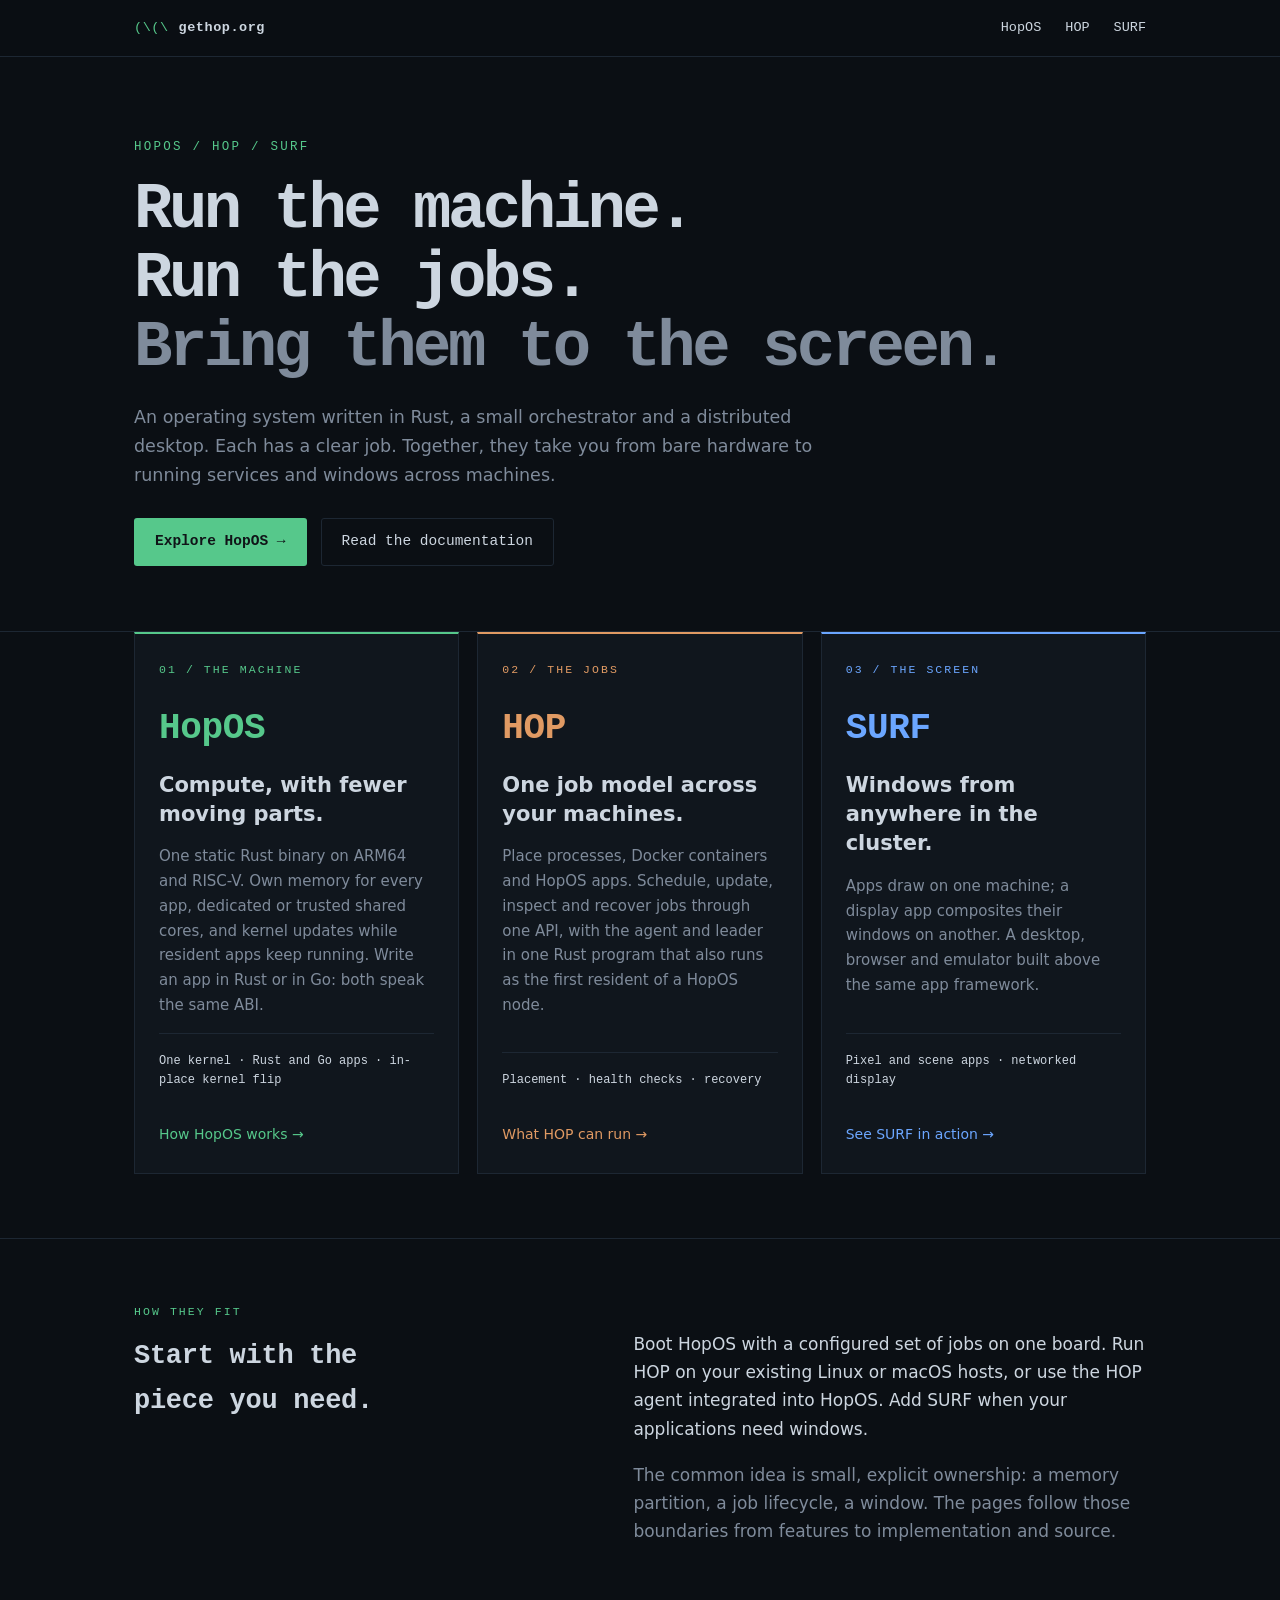
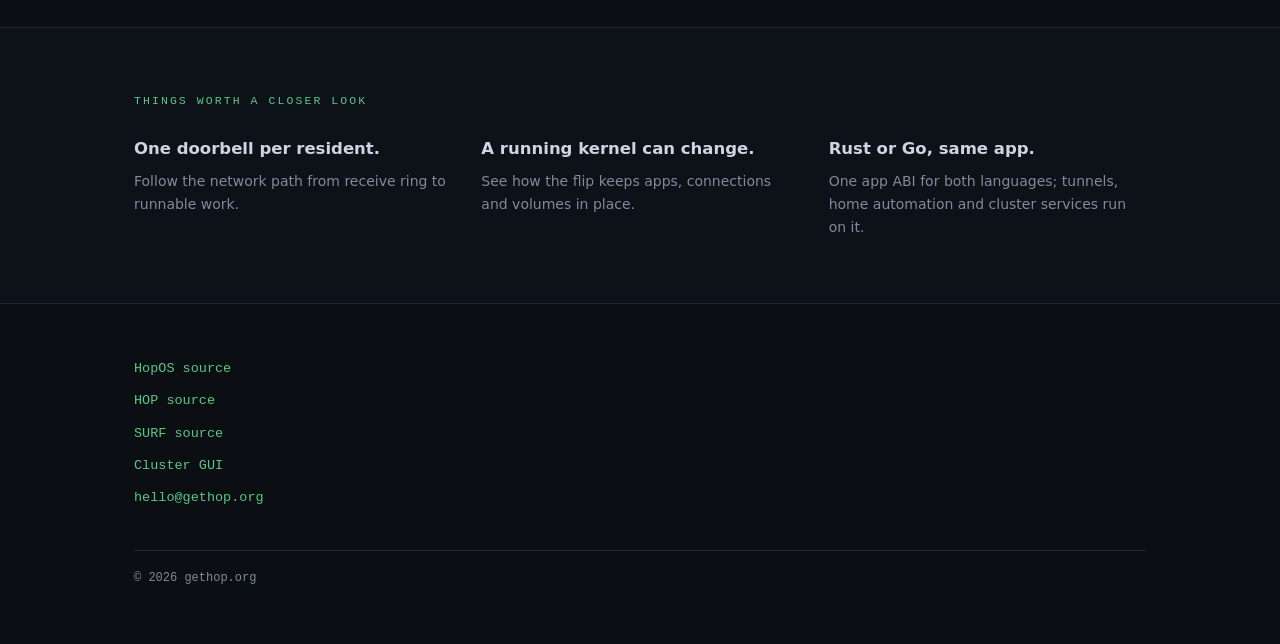
<file: index.html>
<!DOCTYPE html>
<html lang="en">
<head>
<meta charset="utf-8">
<meta name="viewport" content="width=device-width, initial-scale=1">
<title>gethop.org — HopOS · HOP · SURF</title>
<meta name="description" content="Three small things for people who run their own metal: HopOS runs apps directly on hardware with one Rust binary as the OS, HOP orchestrates the cluster, and SURF puts windows from many machines on one screen.">
<meta property="og:title" content="gethop.org — HopOS · HOP · SURF">
<meta property="og:description" content="An operating system written in Rust, a small orchestrator and a distributed desktop. Run the machine, run the jobs, bring them to the screen.">
<meta property="og:url" content="https://gethop.org">
<meta property="og:type" content="website">
<link rel="icon" href="data:image/svg+xml,<svg xmlns=%22http://www.w3.org/2000/svg%22 viewBox=%220 0 100 100%22><text y=%22.9em%22 font-size=%2290%22>🐇</text></svg>">
<link rel="stylesheet" href="/style.css?v=15">
</head>
<body class="pg-hopos home-overview">
<nav class="topbar"><div class="wrap topbar-in"><a class="brand" href="/"><span class="ears">(\(\</span> gethop.org</a><div class="home-nav"><a href="/hopos/">HopOS</a><a href="/hop/">HOP</a><a href="/surf/">SURF</a></div></div></nav>
<main>
<header class="hero"><div class="wrap">
<p class="pg-mark">HopOS / HOP / SURF</p><h1>Run the machine.<br>Run the jobs.<br><span class="home-soft">Bring them to the screen.</span></h1>
<p class="lede">An operating system written in Rust, a small orchestrator and a distributed desktop. Each has a clear job. Together, they take you from bare hardware to running services and windows across machines.</p>
<div class="cta-row"><a class="btn btn-primary" href="/hopos/">Explore HopOS →</a><a class="btn btn-ghost" href="/hopos/docs/">Read the documentation</a></div>
</div></header>
<section class="home-products"><div class="wrap family-cards">
<a class="family-card card-os" href="/hopos/"><span class="section-kicker">01 / The machine</span><h2>HopOS</h2><h3>Compute, with fewer moving parts.</h3><p>One static Rust binary on ARM64 and RISC-V. Own memory for every app, dedicated or trusted shared cores, and kernel updates while resident apps keep running. Write an app in Rust or in Go: both speak the same ABI.</p><span class="card-detail">One kernel · Rust and Go apps · in-place kernel flip</span><span class="go">How HopOS works →</span></a>
<a class="family-card card-hop" href="/hop/"><span class="section-kicker">02 / The jobs</span><h2>HOP</h2><h3>One job model across your machines.</h3><p>Place processes, Docker containers and HopOS apps. Schedule, update, inspect and recover jobs through one API, with the agent and leader in one Rust program that also runs as the first resident of a HopOS node.</p><span class="card-detail">Placement · health checks · recovery</span><span class="go">What HOP can run →</span></a>
<a class="family-card card-surf" href="/surf/"><span class="section-kicker">03 / The screen</span><h2>SURF</h2><h3>Windows from anywhere in the cluster.</h3><p>Apps draw on one machine; a display app composites their windows on another. A desktop, browser and emulator built above the same app framework.</p><span class="card-detail">Pixel and scene apps · networked display</span><span class="go">See SURF in action →</span></a>
</div></section>
<section><div class="wrap intro-grid"><div><p class="section-kicker">How they fit</p><h2>Start with the piece you need.</h2></div><div class="intro-copy"><p>Boot HopOS with a configured set of jobs on one board. Run HOP on your existing Linux or macOS hosts, or use the HOP agent integrated into HopOS. Add SURF when your applications need windows.</p><p>The common idea is small, explicit ownership: a memory partition, a job lifecycle, a window. The pages follow those boundaries from features to implementation and source.</p></div></div></section>
<section class="home-proof"><div class="wrap"><p class="section-kicker">Things worth a closer look</p><div class="proof-links">
<a href="/hopos/#architecture"><b>One doorbell per resident.</b><span>Follow the network path from receive ring to runnable work.</span></a>
<a href="/hopos/#different"><b>A running kernel can change.</b><span>See how the flip keeps apps, connections and volumes in place.</span></a>
<a href="/hopos/#apps"><b>Rust or Go, same app.</b><span>One app ABI for both languages; tunnels, home automation and cluster services run on it.</span></a>
</div></div></section>
</main>
<footer><div class="wrap foot-links"><a href="https://github.com/hop-os/HopOS">HopOS source</a><a href="https://github.com/hop-os/hop">HOP source</a><a href="https://github.com/hop-os/HopOS-surf">SURF source</a><a href="https://gui.gethop.org">Cluster GUI</a><a href="mailto:hello@gethop.org">hello@gethop.org</a></div><div class="wrap"><p class="foot-copy">© 2026 gethop.org</p></div></footer>
</body></html>
</file>
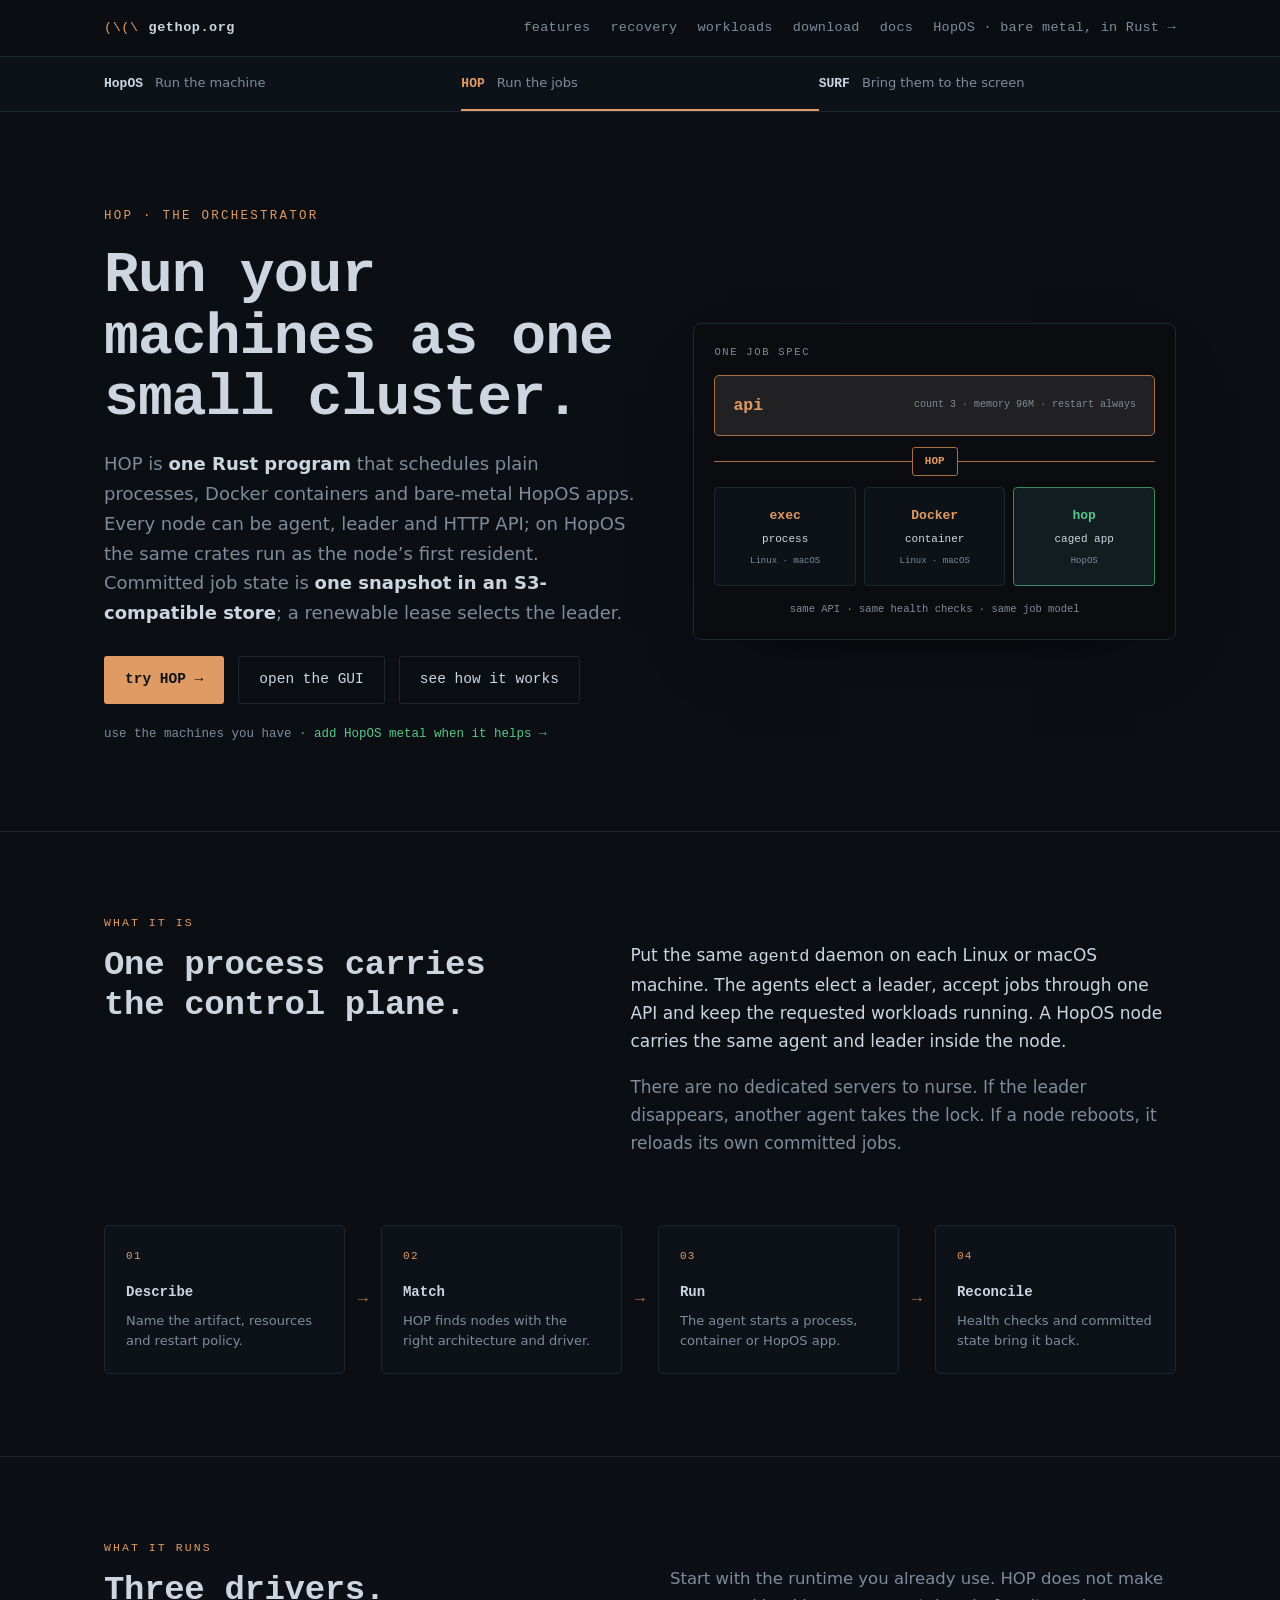
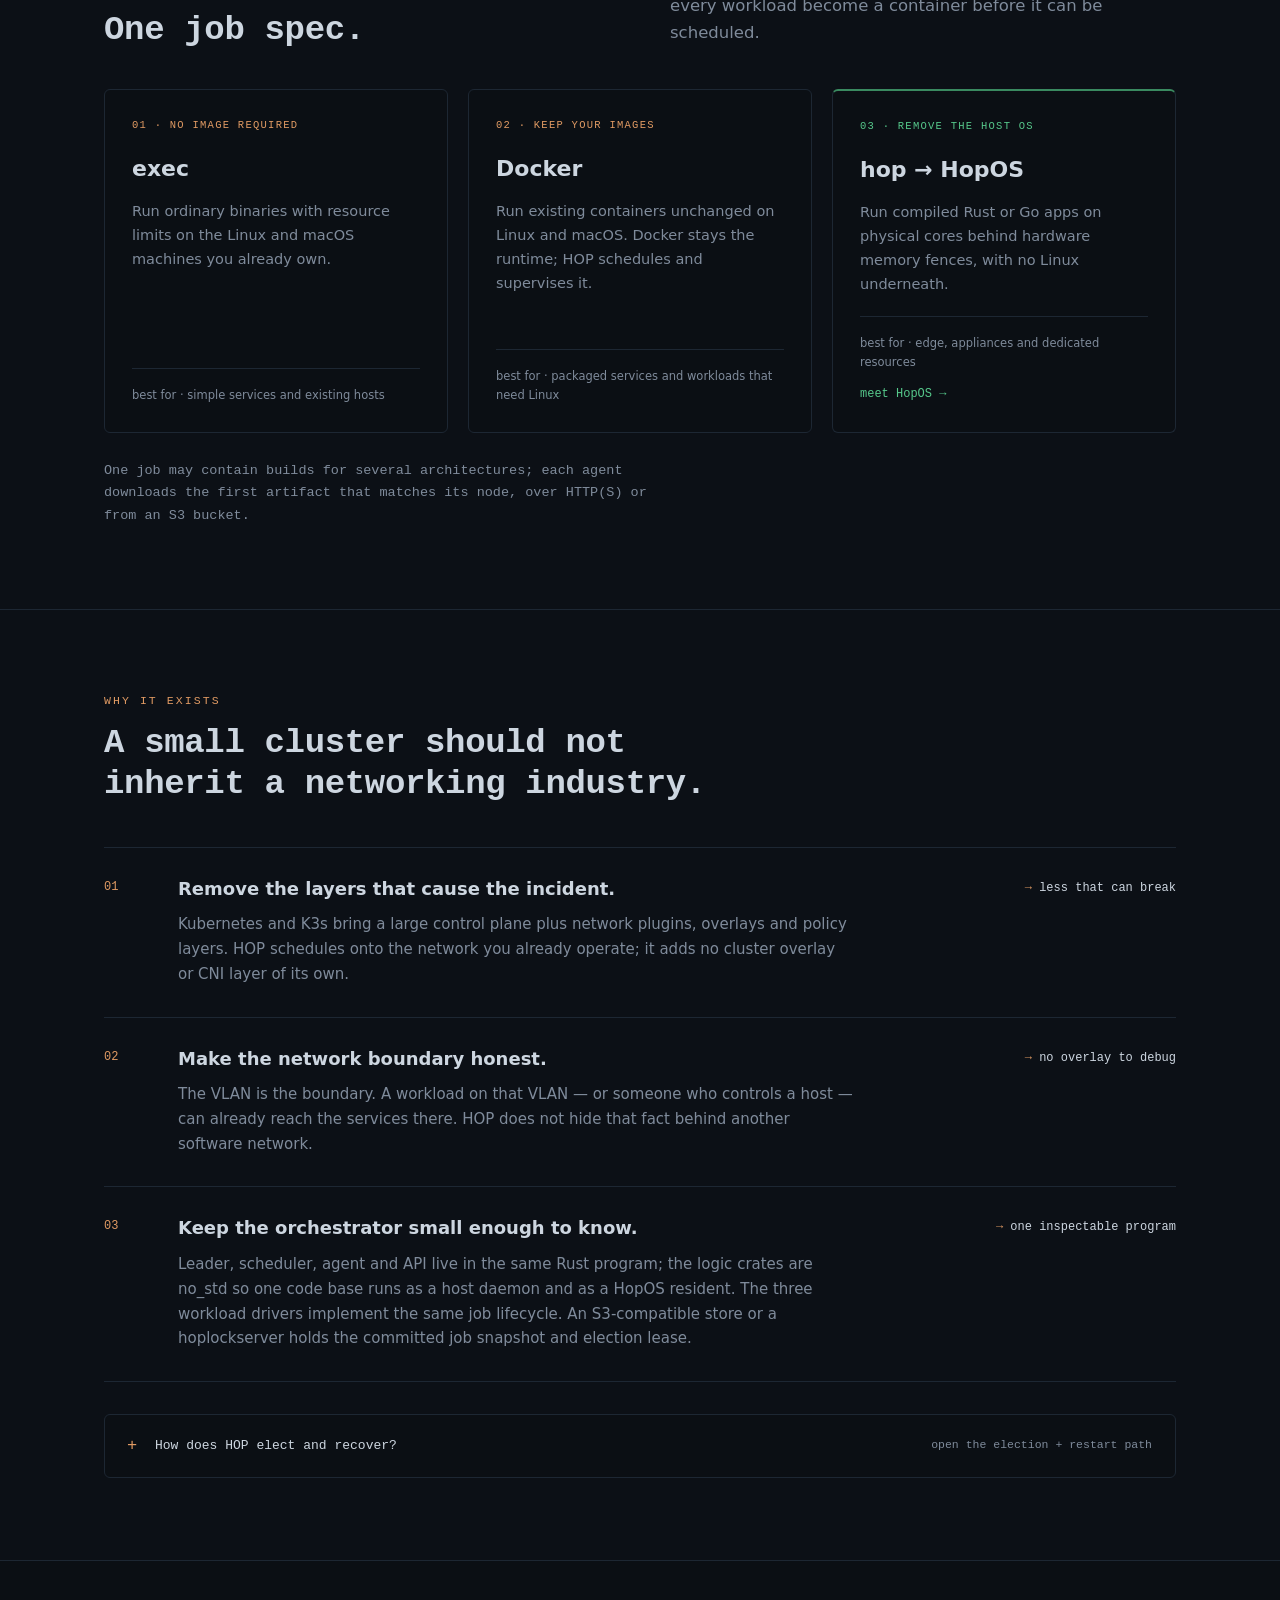
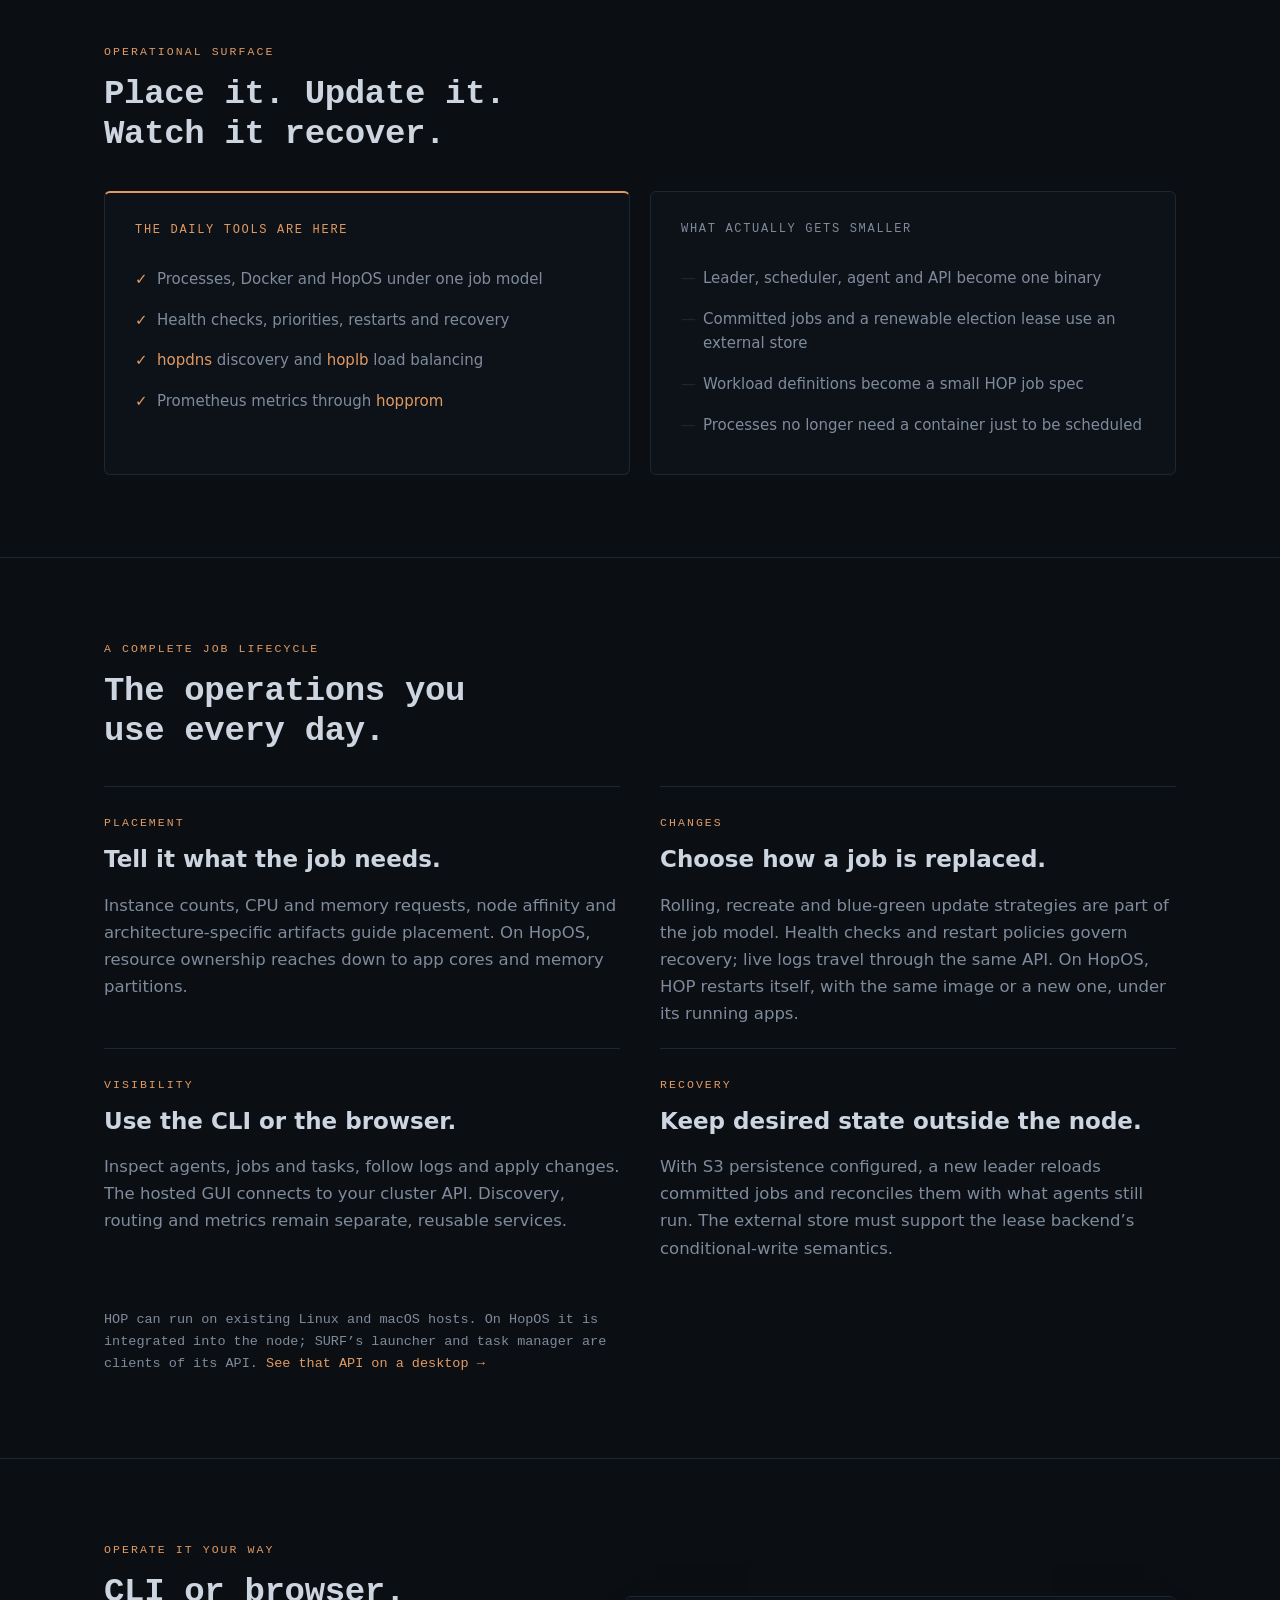
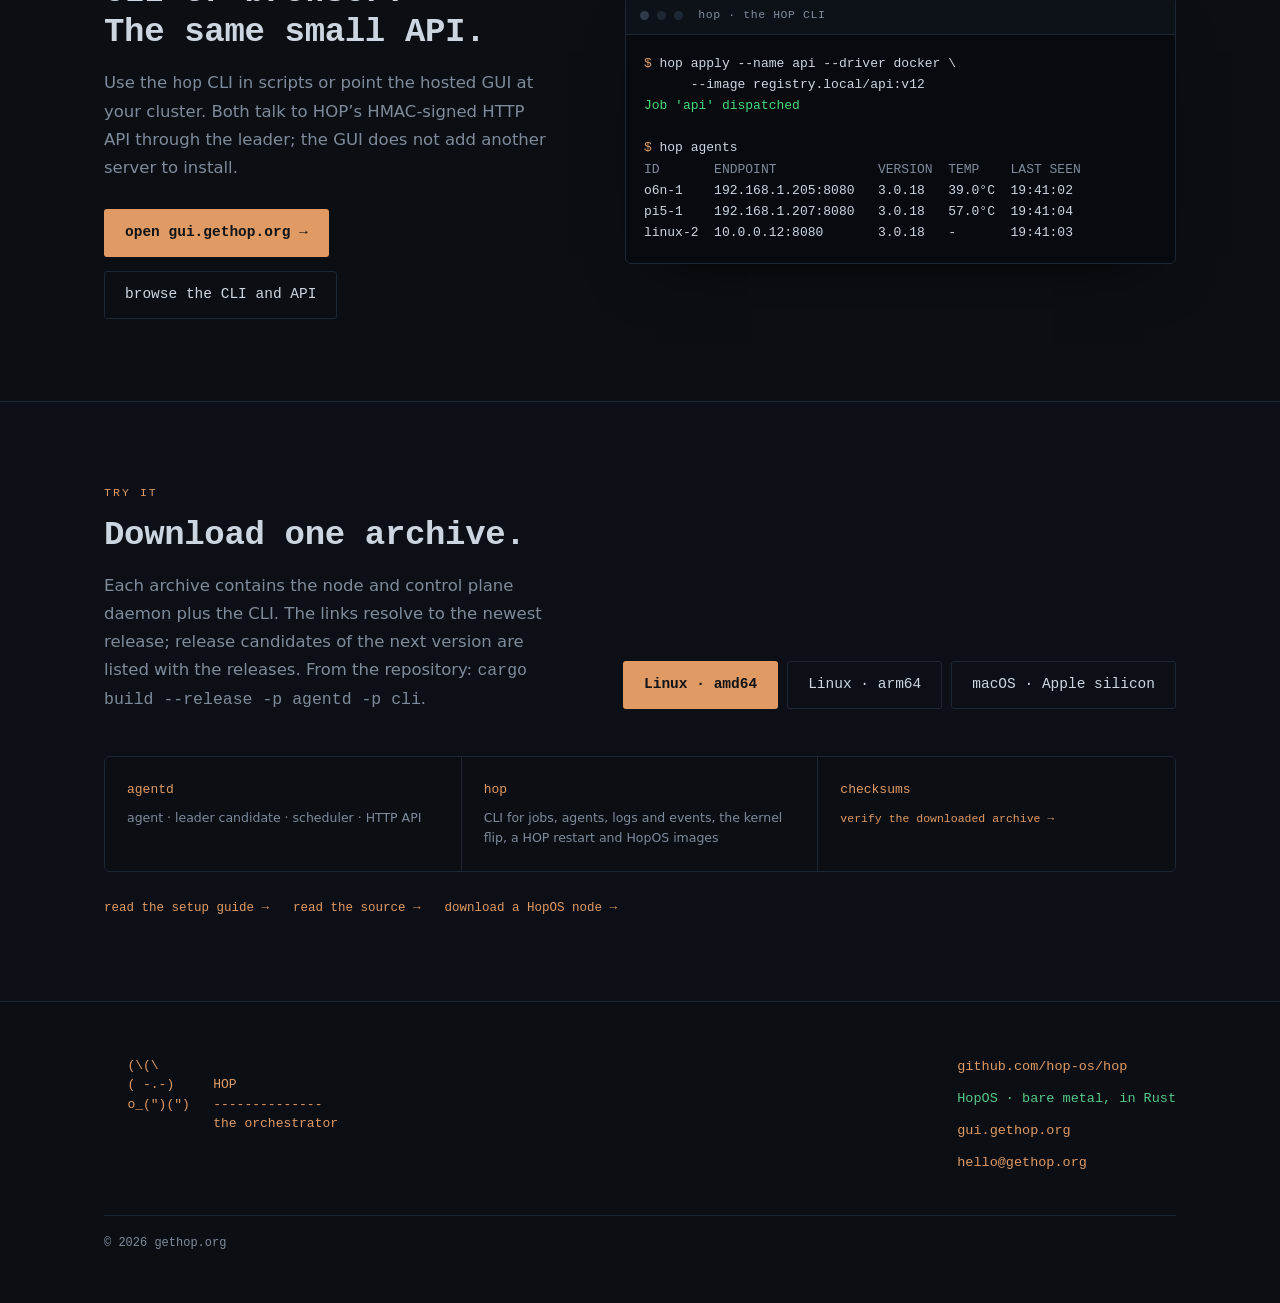
<file: hop/index.html>
<!DOCTYPE html>
<html lang="en">
<head>
<meta charset="utf-8">
<meta name="viewport" content="width=device-width, initial-scale=1">
<title>HOP — a small orchestrator for the machines you already have</title>
<meta name="description" content="HOP turns Linux, macOS and HopOS machines into one small cluster. One Rust program schedules processes, Docker containers and bare-metal HopOS apps, with state in S3 or a hoplockserver.">
<meta property="og:title" content="HOP — the small orchestrator">
<meta property="og:description" content="One Rust program. Three workload types. A committed job snapshot and renewable election lease.">
<meta property="og:url" content="https://gethop.org/hop/">
<meta property="og:type" content="website">
<link rel="icon" href="data:image/svg+xml,<svg xmlns=%22http://www.w3.org/2000/svg%22 viewBox=%220 0 100 100%22><text y=%22.9em%22 font-size=%2290%22>🐇</text></svg>">
<link rel="stylesheet" href="/style.css?v=15">
</head>
<body class="pg-hop hop-overview">

<nav class="topbar">
  <div class="wrap topbar-in">
    <a class="brand" href="/"><span class="ears">(\(\</span> gethop.org</a>
    <input type="checkbox" id="menu" class="menu-box">
    <label for="menu" class="menu-btn" aria-label="menu">≡</label>
    <div class="topnav">
      <a href="#features">features</a>
      <a href="#recovery">recovery</a>
      <a href="#workloads">workloads</a>
      <a href="#download">download</a>
      <a href="/hop/docs/">docs</a>
      <a class="other-hopos" href="/hopos/">HopOS · bare metal, in Rust →</a>
    </div>
  </div>
</nav>

<div class="family-nav"><div class="wrap"><a href="/hopos/"><b>HopOS</b><span>Run the machine</span></a><a href="/hop/" aria-current="page"><b>HOP</b><span>Run the jobs</span></a><a href="/surf/"><b>SURF</b><span>Bring them to the screen</span></a></div></div>

<header class="hero hop-hero">
  <div class="wrap hero-grid">
    <div>
      <p class="pg-mark">HOP · the orchestrator</p>
      <h1>Run your machines as one small cluster.</h1>
      <p class="lede">HOP is <strong>one Rust program</strong> that schedules plain processes, Docker containers and bare-metal HopOS apps. Every node can be agent, leader and HTTP API; on HopOS the same crates run as the node’s first resident. Committed job state is <strong>one snapshot in an S3-compatible store</strong>; a renewable lease selects the leader.</p>
      <div class="cta-row">
        <a class="btn btn-primary" href="#download">try HOP →</a>
        <a class="btn btn-ghost" href="https://gui.gethop.org">open the GUI</a>
        <a class="btn btn-ghost" href="#what">see how it works</a>
      </div>
      <p class="cross">use the machines you have · <a class="to-hopos" href="/hopos/">add HopOS metal when it helps →</a></p>
    </div>

    <div class="hop-map" role="img" aria-label="One HOP job spec can run as a process, Docker container or HopOS app">
      <div class="hop-map-label">one job spec</div>
      <div class="job-spec">
        <span>api</span>
        <small>count 3 · memory 96M · restart always</small>
      </div>
      <div class="hop-map-line" aria-hidden="true"><i></i><b>HOP</b><i></i></div>
      <div class="hop-targets">
        <div><strong>exec</strong><span>process</span><small>Linux · macOS</small></div>
        <div><strong>Docker</strong><span>container</span><small>Linux · macOS</small></div>
        <div><strong>hop</strong><span>caged app</span><small>HopOS</small></div>
      </div>
      <p>same API · same health checks · same job model</p>
    </div>
  </div>

</header>

<main>
  <section id="what">
    <div class="wrap intro-grid">
      <div>
        <p class="section-kicker">What it is</p>
        <h2>One process carries the control plane.</h2>
      </div>
      <div class="intro-copy">
        <p>Put the same <code>agentd</code> daemon on each Linux or macOS machine. The agents elect a leader, accept jobs through one API and keep the requested workloads running. A HopOS node carries the same agent and leader inside the node.</p>
        <p>There are no dedicated servers to nurse. If the leader disappears, another agent takes the lock. If a node reboots, it reloads its own committed jobs.</p>
      </div>
    </div>

    <div class="wrap flow" aria-label="How HOP runs a job">
      <div><span>01</span><b>Describe</b><p>Name the artifact, resources and restart policy.</p></div>
      <i aria-hidden="true">→</i>
      <div><span>02</span><b>Match</b><p>HOP finds nodes with the right architecture and driver.</p></div>
      <i aria-hidden="true">→</i>
      <div><span>03</span><b>Run</b><p>The agent starts a process, container or HopOS app.</p></div>
      <i aria-hidden="true">→</i>
      <div><span>04</span><b>Reconcile</b><p>Health checks and committed state bring it back.</p></div>
    </div>
  </section>

  <section id="workloads" class="workload-section">
    <div class="wrap">
      <div class="workload-intro">
        <div>
          <p class="section-kicker">What it runs</p>
          <h2>Three drivers. One job spec.</h2>
        </div>
        <p>Start with the runtime you already use. HOP does not make every workload become a container before it can be scheduled.</p>
      </div>
      <div class="driver-grid">
        <article>
          <span>01 · no image required</span>
          <h3>exec</h3>
          <p>Run ordinary binaries with resource limits on the Linux and macOS machines you already own.</p>
          <small>best for · simple services and existing hosts</small>
        </article>
        <article>
          <span>02 · keep your images</span>
          <h3>Docker</h3>
          <p>Run existing containers unchanged on Linux and macOS. Docker stays the runtime; HOP schedules and supervises it.</p>
          <small>best for · packaged services and workloads that need Linux</small>
        </article>
        <article class="driver-hopos">
          <span>03 · remove the host OS</span>
          <h3>hop → HopOS</h3>
          <p>Run compiled Rust or Go apps on physical cores behind hardware memory fences, with no Linux underneath.</p>
          <small>best for · edge, appliances and dedicated resources</small>
          <a href="/hopos/">meet HopOS →</a>
        </article>
      </div>
      <p class="deep-link">One job may contain builds for several architectures; each agent downloads the first artifact that matches its node, over HTTP(S) or from an S3 bucket.</p>
    </div>
  </section>

  <section id="different" class="different-section">
    <div class="wrap">
      <p class="section-kicker">Why it exists</p>
      <h2>A small cluster should not inherit a networking industry.</h2>
      <div class="difference-list">
        <article>
          <span class="difference-no">01</span>
          <div>
            <h3>Remove the layers that cause the incident.</h3>
            <p>Kubernetes and K3s bring a large control plane plus network plugins, overlays and policy layers. HOP schedules onto the network you already operate; it adds no cluster overlay or CNI layer of its own.</p>
          </div>
          <p class="difference-result">less that can break</p>
        </article>
        <article>
          <span class="difference-no">02</span>
          <div>
            <h3>Make the network boundary honest.</h3>
            <p>The VLAN is the boundary. A workload on that VLAN — or someone who controls a host — can already reach the services there. HOP does not hide that fact behind another software network.</p>
          </div>
          <p class="difference-result">no overlay to debug</p>
        </article>
        <article>
          <span class="difference-no">03</span>
          <div>
            <h3>Keep the orchestrator small enough to know.</h3>
            <p>Leader, scheduler, agent and API live in the same Rust program; the logic crates are no_std so one code base runs as a host daemon and as a HopOS resident. The three workload drivers implement the same job lifecycle. An S3-compatible store or a hoplockserver holds the committed job snapshot and election lease.</p>
          </div>
          <p class="difference-result">one inspectable program</p>
        </article>
      </div>

      <details id="recovery" class="architecture-details recovery-details">
        <summary>How does HOP elect and recover? <span>open the election + restart path</span></summary>
        <div class="architecture-body">
          <p class="architecture-lede">Every agent is already a leader candidate. Election is one small lease; recovery is reading the desired state and starting only what is missing.</p>

          <div class="recovery-flow" aria-label="A free or expired lease gets one conditional-write winner, which becomes leader and restores the desired state">
            <span>free / expired lease</span><i>→</i><span>conditional write</span><i>→</i><b>one winner</b><i>→</i><span>restore desired state</span>
          </div>

          <div class="architecture-copy recovery-copy">
            <article>
              <h3>One renewable lease</h3>
              <p>The leader renews a small blob in an S3-compatible store or hoplockserver. The store is the referee; HOP does not run a separate election quorum.</p>
            </article>
            <article>
              <h3>One conditional winner</h3>
              <p>At boot an agent tries immediately. After a live leader disappears, agents wait for lease expiry and then race the same conditional write. Exactly one succeeds.</p>
            </article>
            <article>
              <h3>No new control plane to boot</h3>
              <p>The winning agent enables the leader role inside its existing process, loads the committed snapshot and opens the leader API.</p>
            </article>
            <article>
              <h3>Reconcile, do not replay</h3>
              <p>A new leader first lets agents register what they still run. HOP compares that with desired state and dispatches only missing instances, so a takeover does not duplicate healthy jobs.</p>
            </article>
          </div>

          <div class="recovery-measure">
            <strong>17.3 s</strong>
            <div>
              <h3>power back → 126 jobs running again</h3>
              <p>Measured on the 128-core Ampere Altra with the previous generation of HopOS and HOP. This is the complete cold path — firmware, HopOS, HOP recovery and app start — not the lease timeout of a live leader failover. A figure for the Rust generation has not been measured yet.</p>
            </div>
          </div>

          <p class="architecture-doc-link"><a href="/hop/docs/#README:een-cluster-van-hopos-nodes">Read the full election and state design →</a></p>
        </div>
      </details>
    </div>
  </section>

  <section id="compare">
    <div class="wrap">
      <p class="section-kicker">Operational surface</p>
      <h2>Place it. Update it. Watch it recover.</h2>
      <div class="fit-grid">
        <div class="fit-card fit-yes">
          <p class="fit-label">The daily tools are here</p>
          <ul>
            <li>Processes, Docker and HopOS under one job model</li>
            <li>Health checks, priorities, restarts and recovery</li>
            <li><a href="https://github.com/hop-os/hop/tree/main/apps/hopdns">hopdns</a> discovery and <a href="https://github.com/hop-os/hop/tree/main/apps/hoplb">hoplb</a> load balancing</li>
            <li>Prometheus metrics through <a href="https://github.com/hop-os/hop/tree/main/apps/hopprom">hopprom</a></li>
          </ul>
        </div>
        <div class="fit-card">
          <p class="fit-label">What actually gets smaller</p>
          <ul>
            <li>Leader, scheduler, agent and API become one binary</li>
            <li>Committed jobs and a renewable election lease use an external store</li>
            <li>Workload definitions become a small HOP job spec</li>
            <li>Processes no longer need a container just to be scheduled</li>
          </ul>
        </div>
      </div>
    </div>
  </section>

  <section id="features"><div class="wrap"><p class="section-kicker">A complete job lifecycle</p><h2>The operations you use every day.</h2><div class="capability-grid"><article><p class="section-kicker">Placement</p><h3>Tell it what the job needs.</h3><p>Instance counts, CPU and memory requests, node affinity and architecture-specific artifacts guide placement. On HopOS, resource ownership reaches down to app cores and memory partitions.</p></article><article><p class="section-kicker">Changes</p><h3>Choose how a job is replaced.</h3><p>Rolling, recreate and blue-green update strategies are part of the job model. Health checks and restart policies govern recovery; live logs travel through the same API. On HopOS, HOP restarts itself, with the same image or a new one, under its running apps.</p></article><article><p class="section-kicker">Visibility</p><h3>Use the CLI or the browser.</h3><p>Inspect agents, jobs and tasks, follow logs and apply changes. The hosted GUI connects to your cluster API. Discovery, routing and metrics remain separate, reusable services.</p></article><article><p class="section-kicker">Recovery</p><h3>Keep desired state outside the node.</h3><p>With S3 persistence configured, a new leader reloads committed jobs and reconciles them with what agents still run. The external store must support the lease backend’s conditional-write semantics.</p></article></div><p class="deep-link">HOP can run on existing Linux and macOS hosts. On HopOS it is integrated into the node; SURF’s launcher and task manager are clients of its API. <a href="/surf/">See that API on a desktop →</a></p></div></section>
  <section id="operate">
    <div class="wrap operate-grid">
      <div>
        <p class="section-kicker">Operate it your way</p>
        <h2>CLI or browser. The same small API.</h2>
        <p class="section-lede">Use the <code>hop</code> CLI in scripts or point the hosted GUI at your cluster. Both talk to HOP’s HMAC-signed HTTP API through the leader; the GUI does not add another server to install.</p>
        <div class="cta-row">
          <a class="btn btn-primary" href="https://gui.gethop.org">open gui.gethop.org →</a>
          <a class="btn btn-ghost" href="/hop/docs/">browse the CLI and API</a>
        </div>
      </div>
      <div class="term term-cli">
        <div class="term-bar"><span class="dot"></span><span class="dot"></span><span class="dot"></span>&nbsp;hop · the HOP CLI</div>
        <pre><span class="ps">$</span> hop apply --name api --driver docker \
      --image registry.local/api:v12
<span class="out">Job 'api' dispatched</span>

<span class="ps">$</span> hop agents
<span class="cmt">ID       ENDPOINT             VERSION  TEMP    LAST SEEN</span>
o6n-1    192.168.1.205:8080   3.0.18   39.0°C  19:41:02
pi5-1    192.168.1.207:8080   3.0.18   57.0°C  19:41:04
linux-2  10.0.0.12:8080       3.0.18   -       19:41:03</pre>
      </div>
    </div>
  </section>

  <section id="download" class="download-section">
    <div class="wrap">
      <div class="download-head">
        <div>
          <p class="section-kicker">Try it</p>
          <h2>Download one archive.</h2>
          <p class="section-lede">Each archive contains the node and control plane daemon plus the CLI. The links resolve to the newest release; release candidates of the next version are listed with the releases. From the repository: <code>cargo build --release -p agentd -p cli</code>.</p>
        </div>
        <div class="download-actions hop-download-actions">
          <a class="btn btn-primary" href="https://github.com/hop-os/hop/releases/latest/download/hop-linux-amd64.tar.gz">Linux · amd64</a>
          <a class="btn btn-ghost" href="https://github.com/hop-os/hop/releases/latest/download/hop-linux-arm64.tar.gz">Linux · arm64</a>
          <a class="btn btn-ghost" href="https://github.com/hop-os/hop/releases/latest/download/hop-darwin-arm64.tar.gz">macOS · Apple silicon</a>
        </div>
      </div>

      <div class="download-contents">
        <div><span>agentd</span><p>agent · leader candidate · scheduler · HTTP API</p></div>
        <div><span>hop</span><p>CLI for jobs, agents, logs and events, the kernel flip, a HOP restart and HopOS images</p></div>
        <div><span>checksums</span><p><a href="https://github.com/hop-os/hop/releases/latest/download/SHA256SUMS">verify the downloaded archive →</a></p></div>
      </div>
      <div class="final-links">
        <a href="/hop/docs/">read the setup guide →</a>
        <a href="https://github.com/hop-os/hop">read the source →</a>
        <a href="/hopos/#download">download a HopOS node →</a>
      </div>
    </div>
  </section>
</main>

<footer>
  <div class="wrap foot-grid">
    <pre>   (\(\
   ( -.-)     HOP
   o_(")(")   --------------
              the orchestrator</pre>
    <div class="foot-links">
      <a class="l-hop" href="https://github.com/hop-os/hop">github.com/hop-os/hop</a>
      <a class="l-hopos" href="/hopos/">HopOS · bare metal, in Rust</a>
      <a href="https://gui.gethop.org">gui.gethop.org</a>
      <a href="mailto:hello@gethop.org">hello@gethop.org</a>
    </div>
  </div>
  <div class="wrap"><p class="foot-copy">© 2026 gethop.org</p></div>
</footer>

<script>
(() => {
  const recovery = document.getElementById('recovery');
  if (!recovery) return;

  const revealRecovery = () => {
    if (location.hash === '#recovery') recovery.open = true;
  };

  document.querySelectorAll('a[href="#recovery"]').forEach(link => {
    link.addEventListener('click', () => { recovery.open = true; });
  });
  window.addEventListener('hashchange', revealRecovery);
  revealRecovery();
})();
</script>

</body>
</html>
</file>
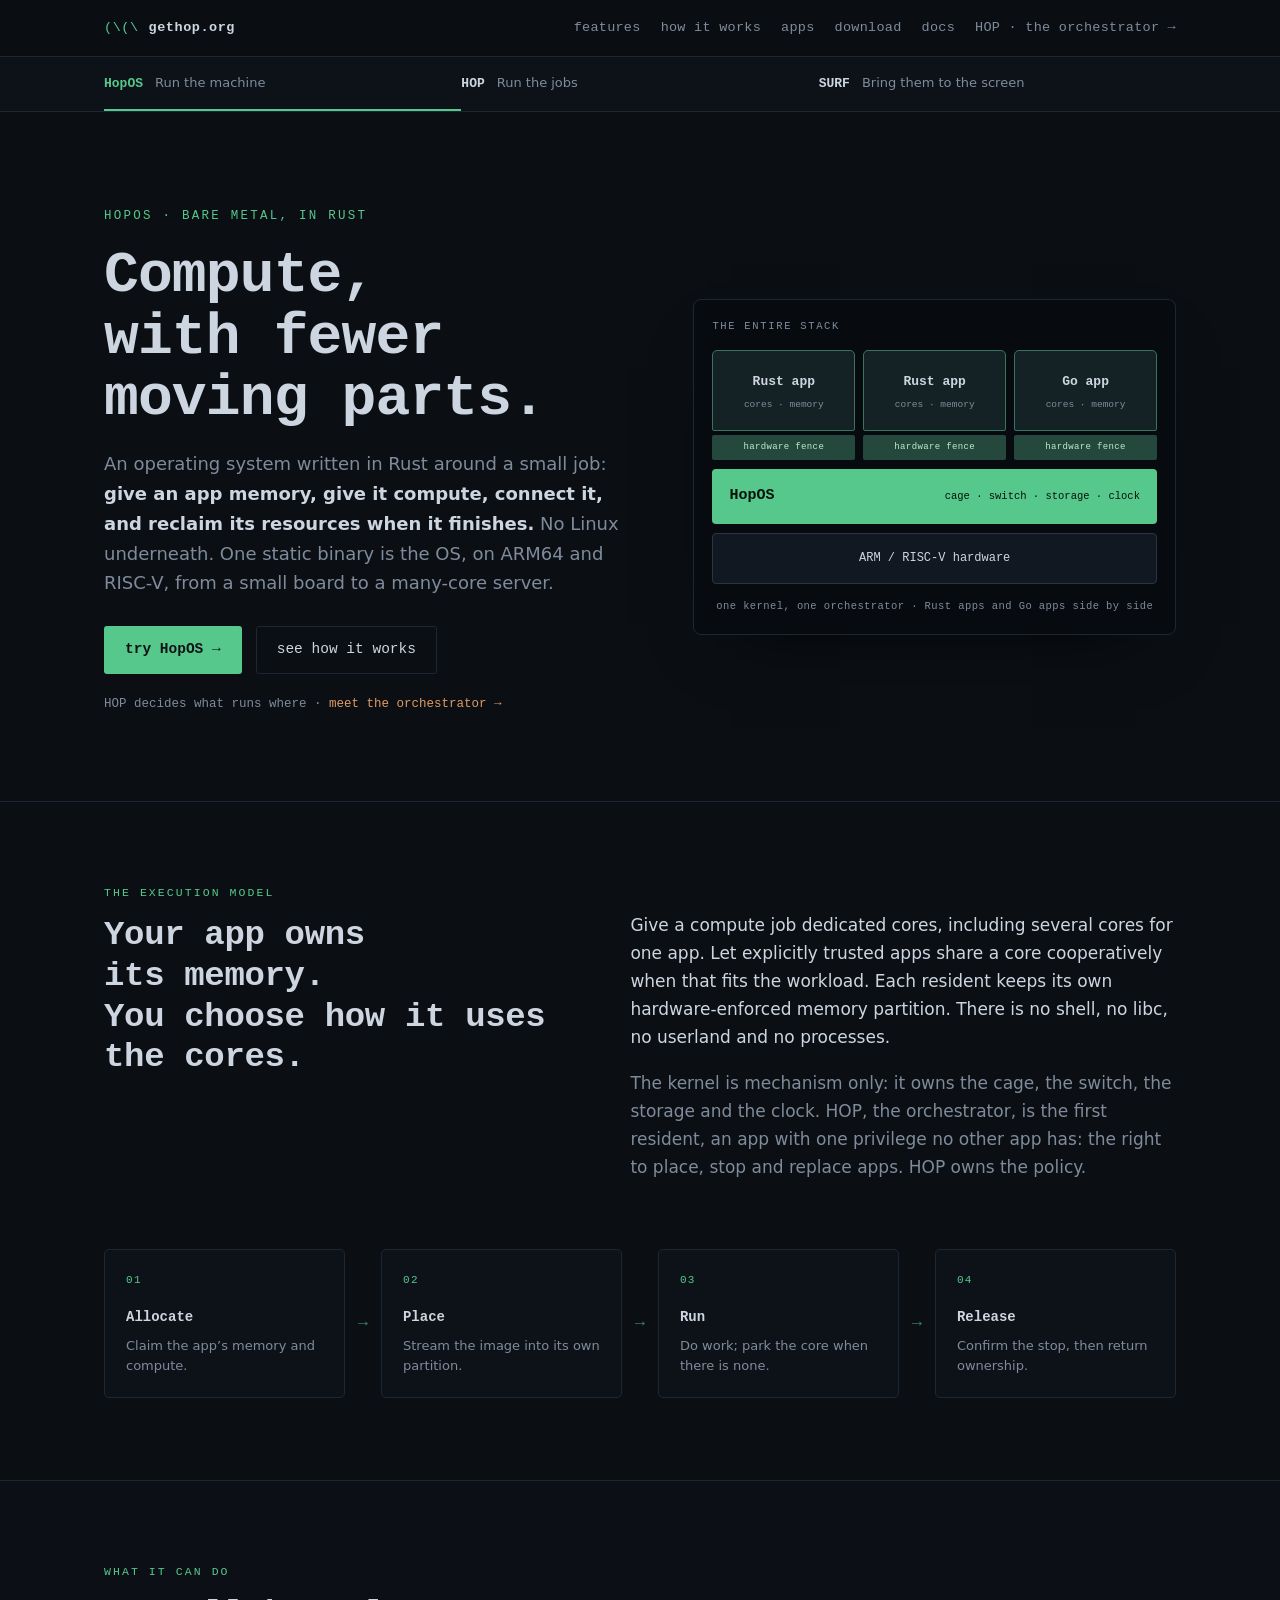
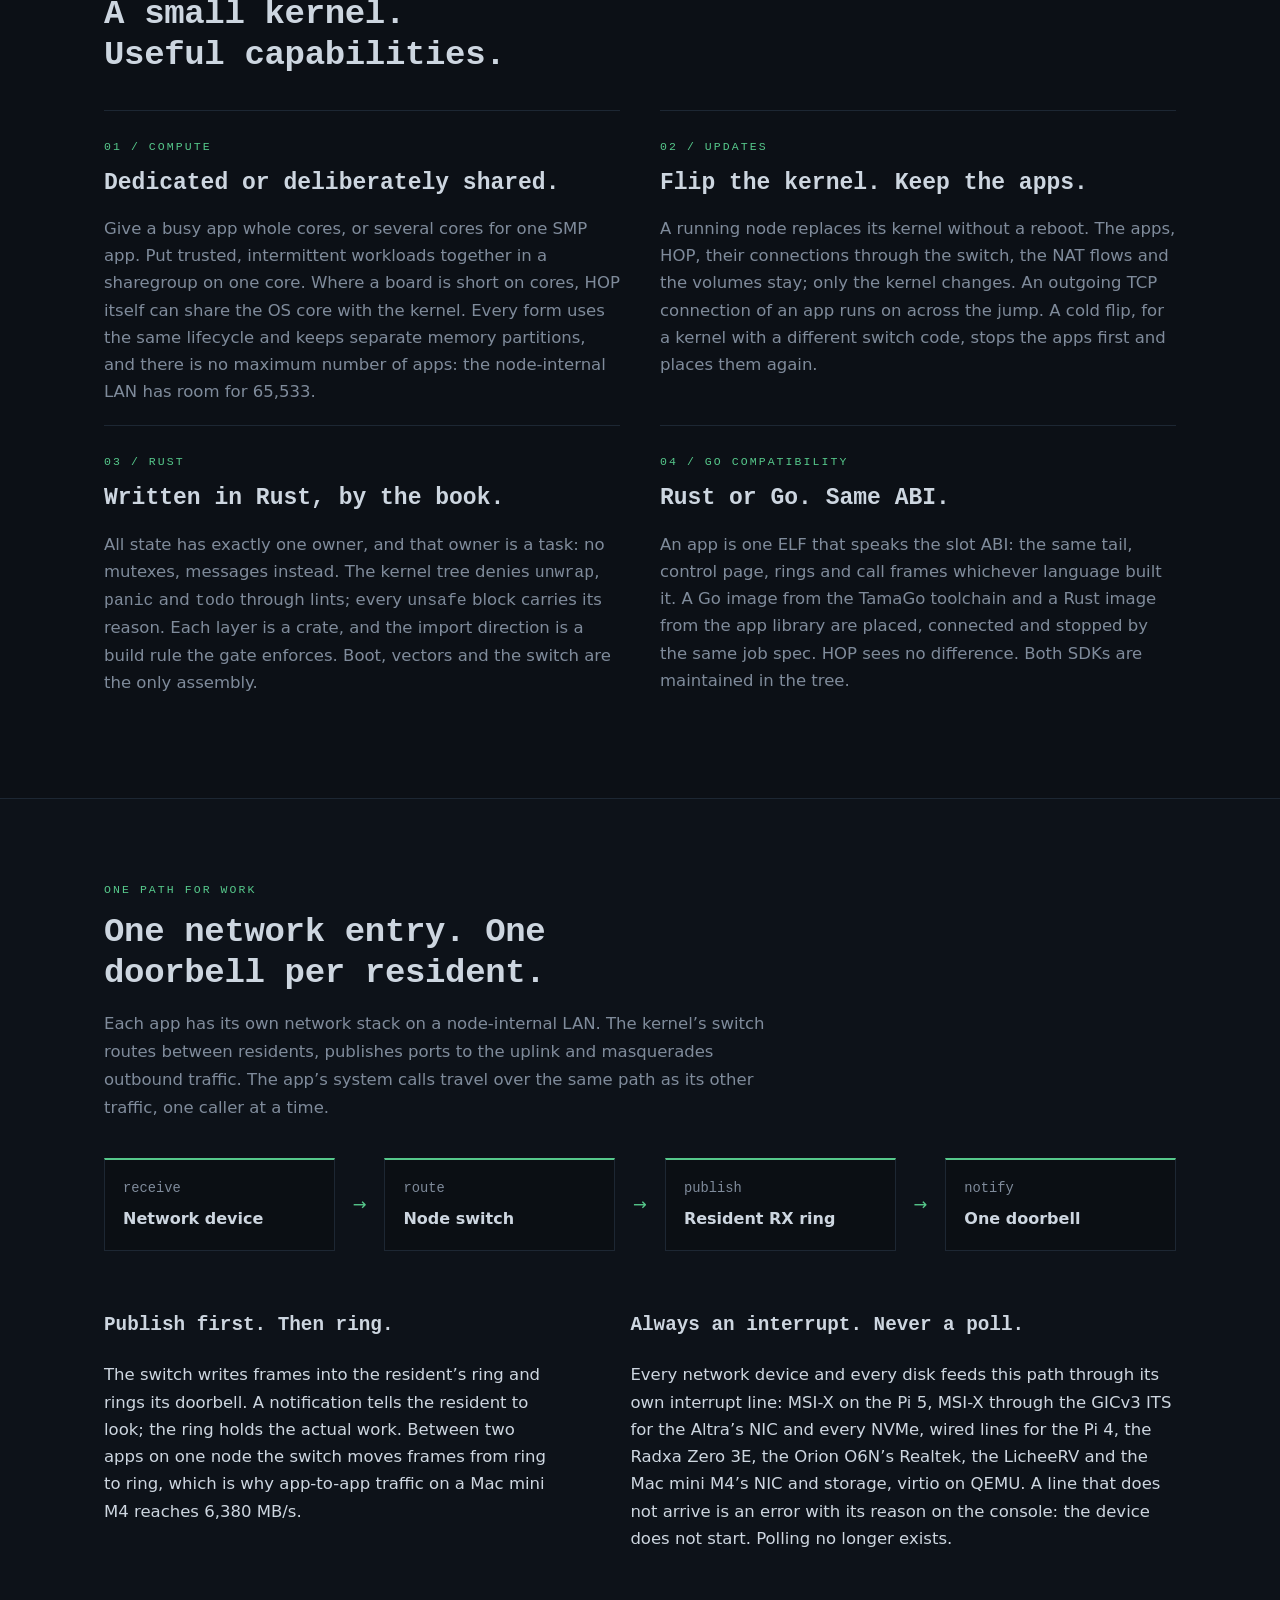
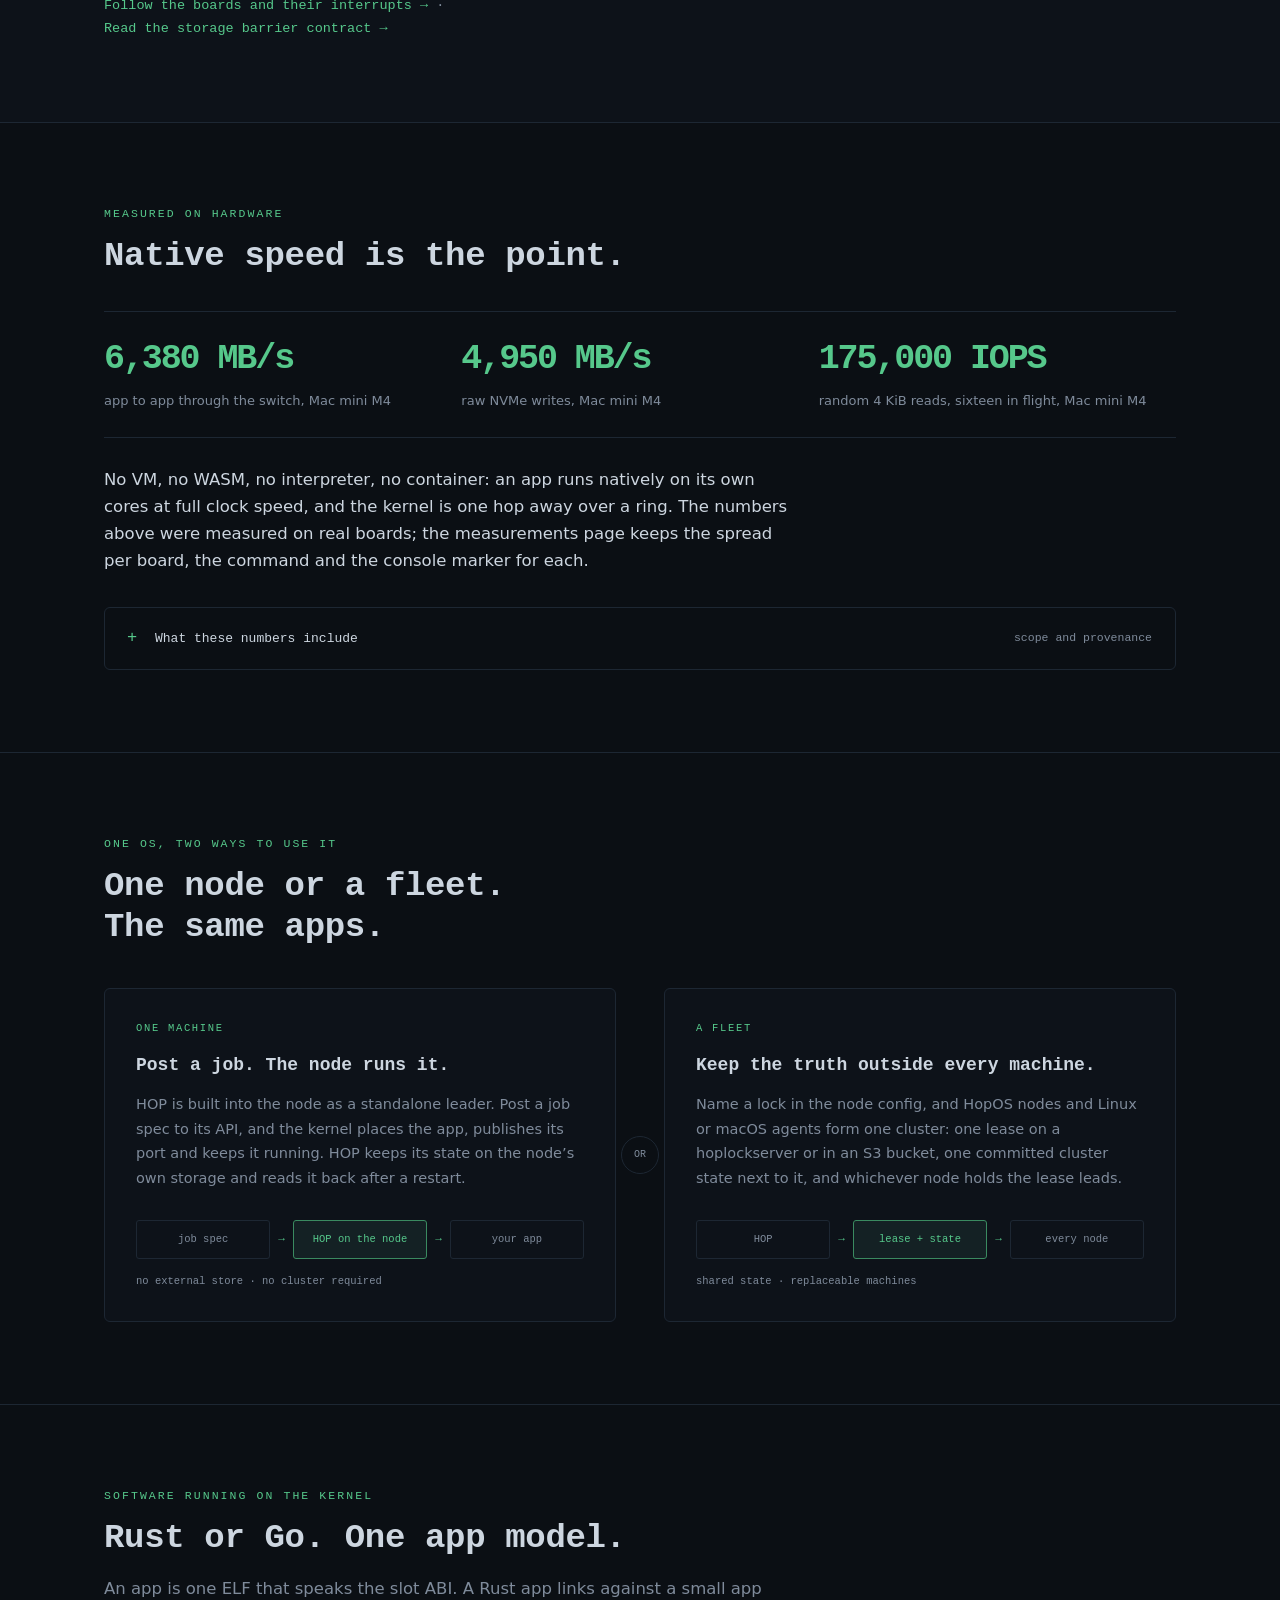
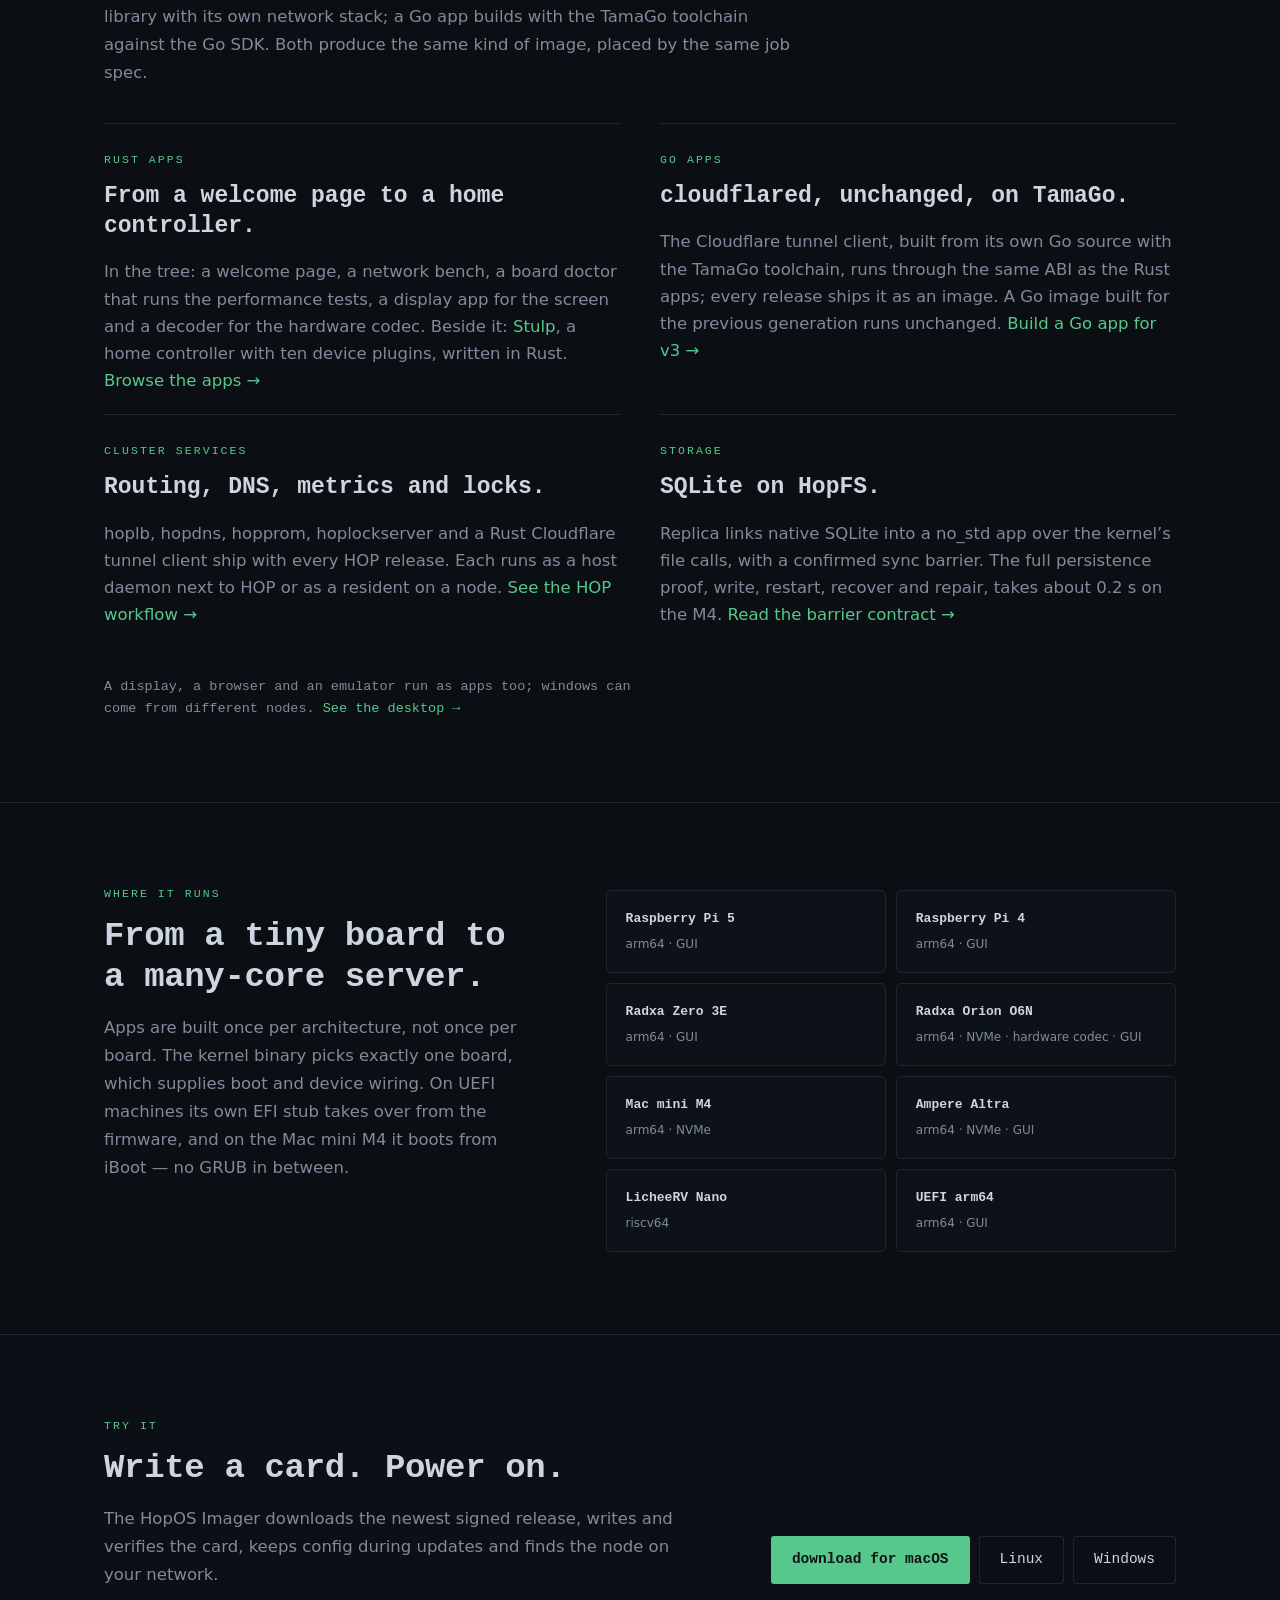
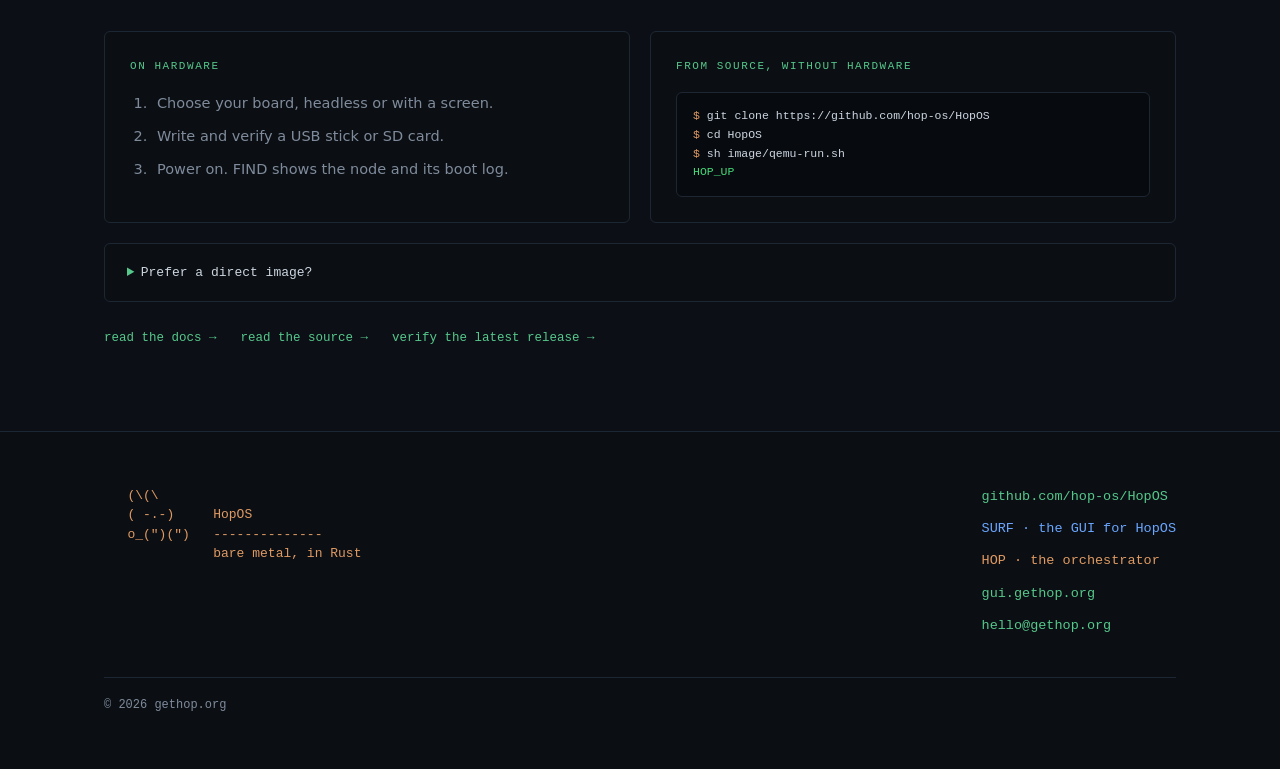
<file: hopos/index.html>
<!DOCTYPE html>
<html lang="en">
<head>
<meta charset="utf-8">
<meta name="viewport" content="width=device-width, initial-scale=1">
<title>HopOS — a bare-metal OS in Rust: one static binary is the OS</title>
<meta name="description" content="HopOS turns ARM and RISC-V hardware into a small application node. No Linux, no containers: one static Rust binary is the OS, and each app gets its own cores and hardware-fenced memory. Apps are written in Rust or in Go, against one ABI.">
<meta property="og:title" content="HopOS — bare metal, in Rust">
<meta property="og:description" content="Run apps directly on hardware, with dedicated cores, fenced memory, a kernel that updates in place and a Go-compatible app ABI.">
<meta property="og:url" content="https://gethop.org/hopos/">
<meta property="og:type" content="website">
<link rel="icon" href="data:image/svg+xml,<svg xmlns=%22http://www.w3.org/2000/svg%22 viewBox=%220 0 100 100%22><text y=%22.9em%22 font-size=%2290%22>🐇</text></svg>">
<link rel="stylesheet" href="/style.css?v=15">
</head>
<body class="pg-hopos hopos-overview">

<nav class="topbar">
  <div class="wrap topbar-in">
    <a class="brand" href="/"><span class="ears">(\(\</span> gethop.org</a>
    <input type="checkbox" id="menu" class="menu-box">
    <label for="menu" class="menu-btn" aria-label="menu">≡</label>
    <div class="topnav">
      <a href="#different">features</a>
      <a href="#architecture">how it works</a>
      <a href="#apps">apps</a>
      <a href="#download">download</a>
      <a href="/hopos/docs/">docs</a>
      <a class="other-hop" href="/hop/">HOP · the orchestrator →</a>
    </div>
  </div>
</nav>

<div class="family-nav"><div class="wrap"><a href="/hopos/" aria-current="page"><b>HopOS</b><span>Run the machine</span></a><a href="/hop/"><b>HOP</b><span>Run the jobs</span></a><a href="/surf/"><b>SURF</b><span>Bring them to the screen</span></a></div></div>

<header class="hero hopos-hero">
  <div class="wrap hero-grid">
    <div>
      <p class="pg-mark">HopOS · bare metal, in Rust</p>
      <h1>Compute, with fewer moving parts.</h1>
      <p class="lede">An operating system written in Rust around a small job: <strong>give an app memory, give it compute, connect it, and reclaim its resources when it finishes.</strong> No Linux underneath. One static binary is the OS, on ARM64 and RISC-V, from a small board to a many-core server.</p>
      <div class="cta-row">
        <a class="btn btn-primary" href="#download">try HopOS →</a>
        <a class="btn btn-ghost" href="#what">see how it works</a>
      </div>
      <p class="cross">HOP decides what runs where · <a class="to-hop" href="/hop/">meet the orchestrator →</a></p>
    </div>

    <div class="stack" role="img" aria-label="A short HopOS stack: isolated apps, HopOS and the hardware">
      <div class="stack-label">the entire stack</div>
      <div class="stack-apps">
        <div><span>Rust app</span><small>cores · memory</small></div>
        <div><span>Rust app</span><small>cores · memory</small></div>
        <div><span>Go app</span><small>cores · memory</small></div>
      </div>
      <div class="stack-cage"><span>hardware fence</span><span>hardware fence</span><span>hardware fence</span></div>
      <div class="stack-os"><b>HopOS</b><span>cage · switch · storage · clock</span></div>
      <div class="stack-metal">ARM / RISC-V hardware</div>
      <p>one kernel, one orchestrator · Rust apps and Go apps side by side</p>
    </div>
  </div>

</header>

<main>
  <section id="what" class="intro-section"><div class="wrap intro-grid">
    <div><p class="section-kicker">The execution model</p><h2>Your app owns its memory.<br>You choose how it uses the cores.</h2></div>
    <div class="intro-copy"><p>Give a compute job dedicated cores, including several cores for one app. Let explicitly trusted apps share a core cooperatively when that fits the workload. Each resident keeps its own hardware-enforced memory partition. There is no shell, no libc, no userland and no processes.</p><p>The kernel is mechanism only: it owns the cage, the switch, the storage and the clock. HOP, the orchestrator, is the first resident, an app with one privilege no other app has: the right to place, stop and replace apps. HOP owns the policy.</p></div>
  </div><div class="wrap flow" aria-label="App lifecycle">
    <div><span>01</span><b>Allocate</b><p>Claim the app’s memory and compute.</p></div><i aria-hidden="true">→</i>
    <div><span>02</span><b>Place</b><p>Stream the image into its own partition.</p></div><i aria-hidden="true">→</i>
    <div><span>03</span><b>Run</b><p>Do work; park the core when there is none.</p></div><i aria-hidden="true">→</i>
    <div><span>04</span><b>Release</b><p>Confirm the stop, then return ownership.</p></div>
  </div></section>

  <section id="different" class="different-section"><div class="wrap"><p class="section-kicker">What it can do</p><h2>A small kernel. Useful capabilities.</h2><div class="capability-grid"><article><p class="section-kicker">01 / Compute</p><h3>Dedicated or deliberately shared.</h3><p>Give a busy app whole cores, or several cores for one SMP app. Put trusted, intermittent workloads together in a sharegroup on one core. Where a board is short on cores, HOP itself can share the OS core with the kernel. Every form uses the same lifecycle and keeps separate memory partitions, and there is no maximum number of apps: the node-internal LAN has room for 65,533.</p></article><article><p class="section-kicker">02 / Updates</p><h3>Flip the kernel. Keep the apps.</h3><p>A running node replaces its kernel without a reboot. The apps, HOP, their connections through the switch, the NAT flows and the volumes stay; only the kernel changes. An outgoing TCP connection of an app runs on across the jump. A cold flip, for a kernel with a different switch code, stops the apps first and places them again.</p></article><article><p class="section-kicker">03 / Rust</p><h3>Written in Rust, by the book.</h3><p>All state has exactly one owner, and that owner is a task: no mutexes, messages instead. The kernel tree denies <code>unwrap</code>, <code>panic</code> and <code>todo</code> through lints; every <code>unsafe</code> block carries its reason. Each layer is a crate, and the import direction is a build rule the gate enforces. Boot, vectors and the switch are the only assembly.</p></article><article><p class="section-kicker">04 / Go compatibility</p><h3>Rust or Go. Same ABI.</h3><p>An app is one ELF that speaks the slot ABI: the same tail, control page, rings and call frames whichever language built it. A Go image from the TamaGo toolchain and a Rust image from the app library are placed, connected and stopped by the same job spec. HOP sees no difference. Both SDKs are maintained in the tree.</p></article></div></div></section>

  <section id="architecture" class="signal-section"><div class="wrap">
    <p class="section-kicker">One path for work</p><h2>One network entry. One doorbell per resident.</h2>
    <p class="section-lede">Each app has its own network stack on a node-internal LAN. The kernel’s switch routes between residents, publishes ports to the uplink and masquerades outbound traffic. The app’s system calls travel over the same path as its other traffic, one caller at a time.</p>
    <div class="signal-path" aria-label="Receive path: network device to node switch, resident receive ring and app doorbell">
      <div><small>receive</small><b>Network device</b></div><span aria-hidden="true">→</span>
      <div><small>route</small><b>Node switch</b></div><span aria-hidden="true">→</span>
      <div><small>publish</small><b>Resident RX ring</b></div><span aria-hidden="true">→</span>
      <div><small>notify</small><b>One doorbell</b></div>
    </div>
    <div class="intro-grid"><div><h3>Publish first. Then ring.</h3><p>The switch writes frames into the resident’s ring and rings its doorbell. A notification tells the resident to look; the ring holds the actual work. Between two apps on one node the switch moves frames from ring to ring, which is why app-to-app traffic on a Mac mini M4 reaches 6,380 MB/s.</p></div>
    <div><h3>Always an interrupt. Never a poll.</h3><p>Every network device and every disk feeds this path through its own interrupt line: MSI-X on the Pi 5, MSI-X through the GICv3 ITS for the Altra’s NIC and every NVMe, wired lines for the Pi 4, the Radxa Zero 3E, the Orion O6N’s Realtek, the LicheeRV and the Mac mini M4’s NIC and storage, virtio on QEMU. A line that does not arrive is an error with its reason on the console: the device does not start. Polling no longer exists.</p></div></div>
    <p class="deep-link"><a href="/hopos/docs/#boards">Follow the boards and their interrupts →</a> · <a href="/hopos/docs/#storage-sync">Read the storage barrier contract →</a></p>
  </div></section>
  <section id="size"><div class="wrap">
    <p class="section-kicker">Measured on hardware</p><h2>Native speed is the point.</h2>
    <div class="measure-strip">
      <div><strong>6,380 MB/s</strong><span>app to app through the switch, Mac mini M4</span></div>
      <div><strong>4,950 MB/s</strong><span>raw NVMe writes, Mac mini M4</span></div>
      <div><strong>175,000 IOPS</strong><span>random 4 KiB reads, sixteen in flight, Mac mini M4</span></div>
    </div>
    <p>No VM, no WASM, no interpreter, no container: an app runs natively on its own cores at full clock speed, and the kernel is one hop away over a ring. The numbers above were measured on real boards; the measurements page keeps the spread per board, the command and the console marker for each.</p>
    <details class="architecture-details"><summary>What these numbers include <span>scope and provenance</span></summary><div class="architecture-body"><p>App to app: one app pulls 800 MiB from another on the same Mac mini M4 through the kernel’s switch, on a performance core, measured on 1 October 2026 at 6,379 and 6,383 MB/s; 40 GiB sustained at 2,813 MB/s. Storage: the raw NVMe benchmark at boot on the M4’s Apple NVMe with 1 MiB commands over 16 MiB wrote 4,952 and read 1,925 MB/s; through the full app storage path, 256 MiB in 1 MiB calls, an app wrote 1,288 and read 1,675 MB/s. Random 4 KiB reads with sixteen commands in flight reached 175,055 per second raw in the kernel; through the app path, with sixteen reads bundled in one call, four apps together read 161,000 and six apps 171,000 blocks per second (28,800 for four apps at one read per call). Smaller boards: app to app 407–435 MB/s on a Raspberry Pi 4 and 257–262 MB/s on a Radxa Zero 3E at its firmware clock of 816 MHz.</p><a href="/hopos/docs/#measurements">Measurements and conditions →</a></div></details>
  </div></section>
  <section id="fit" class="use-section">
    <div class="wrap">
      <p class="section-kicker">One OS, two ways to use it</p>
      <h2>One node or a fleet. The same apps.</h2>

      <div class="use-modes">
        <article>
          <p class="use-label">one machine</p>
          <h3>Post a job. The node runs it.</h3>
          <p>HOP is built into the node as a standalone leader. Post a job spec to its API, and the kernel places the app, publishes its port and keeps it running. HOP keeps its state on the node’s own storage and reads it back after a restart.</p>
          <div class="use-flow" aria-label="A job spec goes to HOP on the node, which places the app">
            <span>job spec</span><i>→</i><b>HOP on the node</b><i>→</i><span>your app</span>
          </div>
          <small>no external store · no cluster required</small>
        </article>

        <div class="use-or" aria-hidden="true">or</div>

        <article>
          <p class="use-label">a fleet</p>
          <h3>Keep the truth outside every machine.</h3>
          <p>Name a lock in the node config, and HopOS nodes and Linux or macOS agents form one cluster: one lease on a hoplockserver or in an S3 bucket, one committed cluster state next to it, and whichever node holds the lease leads.</p>
          <div class="use-flow" aria-label="HOP commits shared state to a lock store for every node">
            <span>HOP</span><i>→</i><b>lease + state</b><i>→</i><span>every node</span>
          </div>
          <small>shared state · replaceable machines</small>
        </article>
      </div>
    </div>
  </section>

  <section id="apps" class="apps-section"><div class="wrap">
    <p class="section-kicker">Software running on the kernel</p><h2>Rust or Go. One app model.</h2>
    <p class="section-lede">An app is one ELF that speaks the slot ABI. A Rust app links against a small app library with its own network stack; a Go app builds with the TamaGo toolchain against the Go SDK. Both produce the same kind of image, placed by the same job spec.</p>
<div class="capability-grid"><article><p class="section-kicker">Rust apps</p><h3>From a welcome page to a home controller.</h3><p>In the tree: a welcome page, a network bench, a board doctor that runs the performance tests, a display app for the screen and a decoder for the hardware codec. Beside it: <a href="https://github.com/haas-software/stulp">Stulp</a>, a home controller with ten device plugins, written in Rust. <a href="https://github.com/hop-os/HopOS/tree/main/apps">Browse the apps →</a></p></article><article><p class="section-kicker">Go apps</p><h3>cloudflared, unchanged, on TamaGo.</h3><p>The Cloudflare tunnel client, built from its own Go source with the TamaGo toolchain, runs through the same ABI as the Rust apps; every release ships it as an image. A Go image built for the previous generation runs unchanged. <a href="/hopos/docs/#go-apps">Build a Go app for v3 →</a></p></article><article><p class="section-kicker">Cluster services</p><h3>Routing, DNS, metrics and locks.</h3><p>hoplb, hopdns, hopprom, hoplockserver and a Rust Cloudflare tunnel client ship with every HOP release. Each runs as a host daemon next to HOP or as a resident on a node. <a href="/hop/">See the HOP workflow →</a></p></article><article><p class="section-kicker">Storage</p><h3>SQLite on HopFS.</h3><p>Replica links native SQLite into a no_std app over the kernel’s file calls, with a confirmed sync barrier. The full persistence proof, write, restart, recover and repair, takes about 0.2 s on the M4. <a href="/hopos/docs/#storage-sync">Read the barrier contract →</a></p></article></div>
    <p class="deep-link">A display, a browser and an emulator run as apps too; windows can come from different nodes. <a href="/surf/">See the desktop →</a></p>
  </div></section>

  <section id="hardware">
    <div class="wrap hardware-grid">
      <div>
        <p class="section-kicker">Where it runs</p>
        <h2>From a tiny board to a many-core server.</h2>
        <p class="section-lede">Apps are built once per architecture, not once per board. The kernel binary picks exactly one board, which supplies boot and device wiring. On UEFI machines its own EFI stub takes over from the firmware, and on the Mac mini M4 it boots from iBoot — no GRUB in between.</p>
      </div>
      <div class="machine-list">
        <span><b>Raspberry Pi 5</b><small>arm64 · GUI</small></span>
        <span><b>Raspberry Pi 4</b><small>arm64 · GUI</small></span>
        <span><b>Radxa Zero 3E</b><small>arm64 · GUI</small></span>
        <span><b>Radxa Orion O6N</b><small>arm64 · NVMe · hardware codec · GUI</small></span>
        <span><b>Mac mini M4</b><small>arm64 · NVMe</small></span>
        <span><b>Ampere Altra</b><small>arm64 · NVMe · GUI</small></span>
        <span><b>LicheeRV Nano</b><small>riscv64</small></span>
        <span><b>UEFI arm64</b><small>arm64 · GUI</small></span>
      </div>
    </div>
  </section>

  <section id="download" class="download-section">
    <div class="wrap">
      <div class="download-head">
        <div>
          <p class="section-kicker">Try it</p>
          <h2>Write a card. Power on.</h2>
          <p class="section-lede">The HopOS Imager downloads the newest signed release, writes and verifies the card, keeps config during updates and finds the node on your network.</p>
        </div>
        <div class="download-actions">
          <a class="btn btn-primary" href="https://github.com/hop-os/hop-imager/releases/latest/download/hop-imager-macos-universal.zip">download for macOS</a>
          <a class="btn btn-ghost" href="https://github.com/hop-os/hop-imager/releases/latest/download/hop-imager-linux-amd64.tar.gz">Linux</a>
          <a class="btn btn-ghost" href="https://github.com/hop-os/hop-imager/releases/latest/download/hop-imager-windows-amd64.zip">Windows</a>
        </div>
      </div>

      <div id="quickstart" class="start-grid">
        <div>
          <span>on hardware</span>
          <ol>
            <li>Choose your board, headless or with a screen.</li>
            <li>Write and verify a USB stick or SD card.</li>
            <li>Power on. FIND shows the node and its boot log.</li>
          </ol>
        </div>
        <div>
          <span>from source, without hardware</span>
          <div class="term term-cli">
            <pre><span class="ps">$</span> git clone https://github.com/hop-os/HopOS
<span class="ps">$</span> cd HopOS
<span class="ps">$</span> sh image/qemu-run.sh
<span class="out">HOP_UP</span></pre>
          </div>
        </div>
      </div>

      <details class="direct-downloads">
        <summary>Prefer a direct image?</summary>
        <p>Each file is the complete medium. GUI boots with the screen (on the O6N with the hardware codec too), Headless contains no graphics code. Each release also carries a flip bundle per board, for a running node. The links resolve to the newest release; release candidates of the next version are listed with the releases, and every board builds from the repository with one script, with <code>rust-toolchain.toml</code> pinning the compiler.</p>
        <div class="image-links">
          <div><b>Raspberry Pi 5</b><a href="https://github.com/hop-os/HopOS/releases/latest/download/hopos-rpi5-headfull.img.gz">GUI</a><a href="https://github.com/hop-os/HopOS/releases/latest/download/hopos-rpi5-headless.img.gz">Headless</a></div>
          <div><b>Raspberry Pi 4</b><a href="https://github.com/hop-os/HopOS/releases/latest/download/hopos-rpi4-headfull.img.gz">GUI</a><a href="https://github.com/hop-os/HopOS/releases/latest/download/hopos-rpi4-headless.img.gz">Headless</a></div>
          <div><b>Radxa Zero 3E</b><a href="https://github.com/hop-os/HopOS/releases/latest/download/hopos-radxa-headfull.img.gz">GUI</a><a href="https://github.com/hop-os/HopOS/releases/latest/download/hopos-radxa-headless.img.gz">Headless</a></div>
          <div><b>Radxa Orion O6N</b><a href="https://github.com/hop-os/HopOS/releases/latest/download/hopos-o6n-headfull.img.gz">GUI</a><a href="https://github.com/hop-os/HopOS/releases/latest/download/hopos-o6n-headless.img.gz">Headless</a></div>
          <div><b>Ampere Altra</b><a href="https://github.com/hop-os/HopOS/releases/latest/download/hopos-altra-headfull.img.gz">GUI</a><a href="https://github.com/hop-os/HopOS/releases/latest/download/hopos-altra-headless.img.gz">Headless</a></div>
          <div><b>LicheeRV Nano</b><span>—</span><a href="https://github.com/hop-os/HopOS/releases/latest/download/hopos-licheerv-headless.img.gz">Headless</a></div>
          <div><b>Mac mini M4</b><span>—</span><a href="https://github.com/hop-os/HopOS/releases/latest/download/hopos-apple-headless.img.gz">Headless</a></div>
        </div>
      </details>

      <div class="final-links">
        <a href="/hopos/docs/">read the docs →</a>
        <a href="https://github.com/hop-os/HopOS">read the source →</a>
        <a href="https://github.com/hop-os/HopOS/releases/latest">verify the latest release →</a>
      </div>
    </div>
  </section>
</main>

<footer>
  <div class="wrap foot-grid">
    <pre>   (\(\
   ( -.-)     HopOS
   o_(")(")   --------------
              bare metal, in Rust</pre>
    <div class="foot-links">
      <a class="l-hopos" href="https://github.com/hop-os/HopOS">github.com/hop-os/HopOS</a>
      <a class="l-surf" href="/surf/">SURF · the GUI for HopOS</a>
      <a class="l-hop" href="/hop/">HOP · the orchestrator</a>
      <a href="https://gui.gethop.org">gui.gethop.org</a>
      <a href="mailto:hello@gethop.org">hello@gethop.org</a>
    </div>
  </div>
  <div class="wrap"><p class="foot-copy">© 2026 gethop.org</p></div>
</footer>


</body>
</html>
</file>
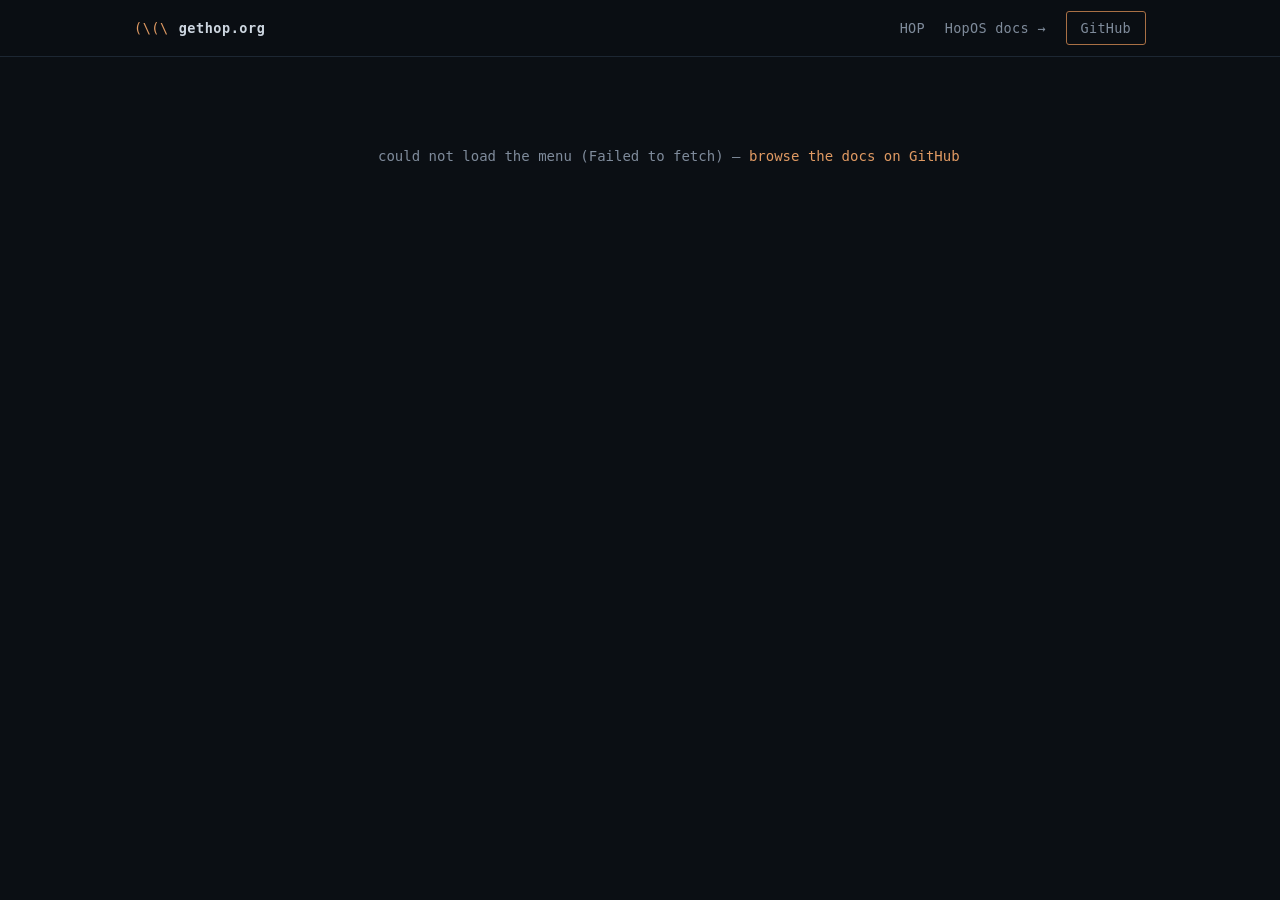
<file: hop/docs/index.html>
<!DOCTYPE html>
<html lang="en">
<head>
<meta charset="utf-8">
<meta name="viewport" content="width=device-width, initial-scale=1">
<title>HOP docs — gethop.org</title>
<meta name="description" content="HOP documentation: the CLI, HTTP API, configuration, architecture and lifecycles of the orchestrator.">
<link rel="icon" href="data:image/svg+xml,<svg xmlns=%22http://www.w3.org/2000/svg%22 viewBox=%220 0 100 100%22><text y=%22.9em%22 font-size=%2290%22>🐇</text></svg>">
<link rel="stylesheet" href="/style.css?v=15">
</head>
<!-- De docs van Hop v3 zijn de README in de root van github.com/hop-os/hop;
     komt er een docs/menu.md, zet dan data-docs="docs/" — zie /viewer.js. -->
<body class="pg-hop" data-repo="hop-os/hop" data-docs="">

<nav class="topbar">
  <div class="wrap topbar-in">
    <a class="brand" href="/"><span class="ears">(\(\</span> gethop.org</a>
    <input type="checkbox" id="menu" class="menu-box">
    <label for="menu" class="menu-btn" aria-label="menu">≡</label>
    <div class="topnav">
      <a href="/hop/">HOP</a>
      <a class="other-hopos" href="/hopos/docs/">HopOS docs →</a>
      <a class="gh" href="https://github.com/hop-os/hop">GitHub</a>
    </div>
  </div>
</nav>

<div class="wrap docs-grid">
  <div>
    <input type="checkbox" id="pages" class="pages-box">
    <label for="pages" class="pages-btn">pages ▾</label>
    <nav class="docs-nav" id="nav"></nav>
  </div>
  <article class="md" id="md"><p class="state">$ fetch menu.md<span class="cur">▌</span></p></article>
</div>

<script src="/viewer.js?v=4"></script>
</body>
</html>
</file>
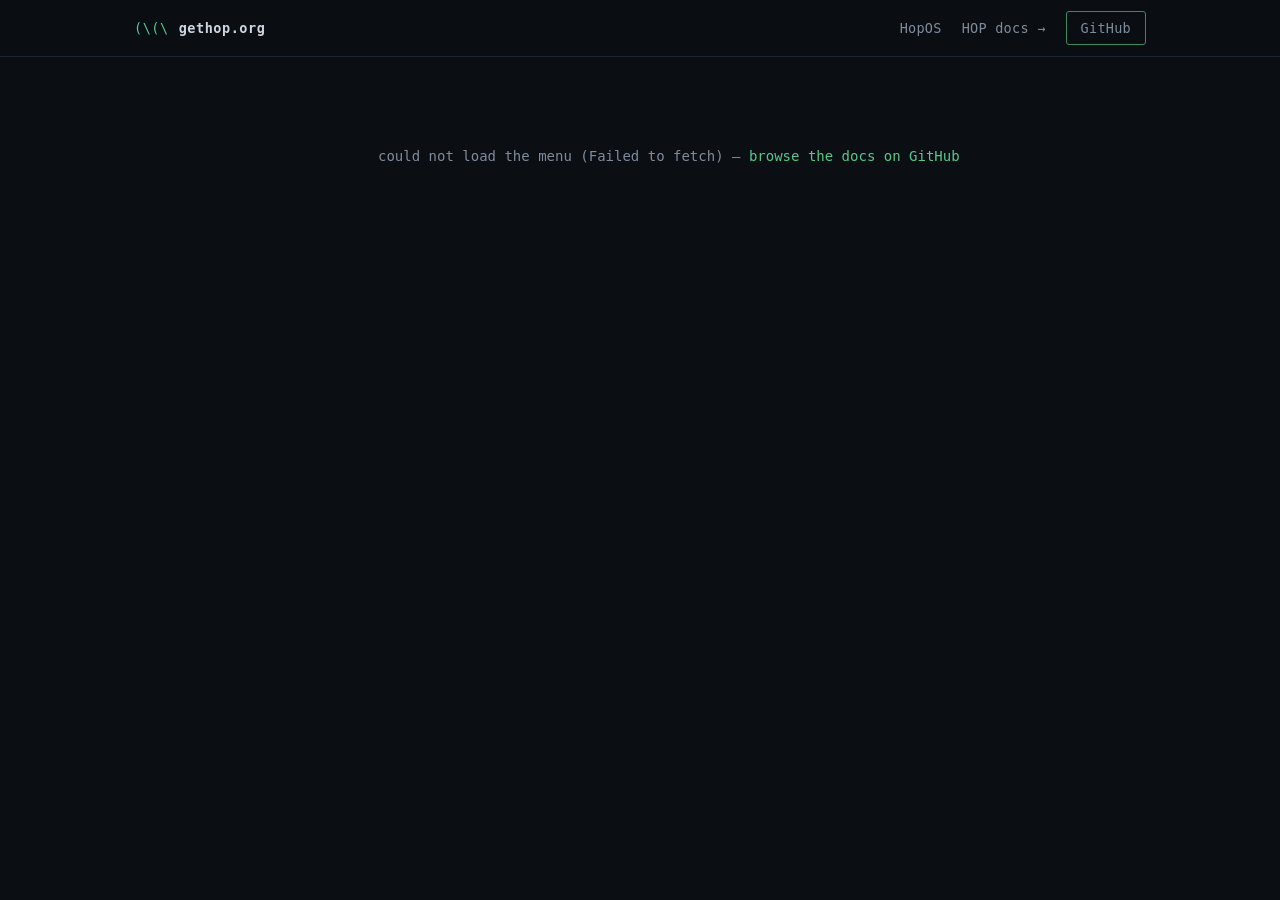
<file: hopos/docs/index.html>
<!DOCTYPE html>
<html lang="en">
<head>
<meta charset="utf-8">
<meta name="viewport" content="width=device-width, initial-scale=1">
<title>HopOS docs — gethop.org</title>
<meta name="description" content="HopOS v3 documentation: the boards and their checklists, the kernel flip, the GUI and media planes, Go apps on v3, and the measurements.">
<link rel="icon" href="data:image/svg+xml,<svg xmlns=%22http://www.w3.org/2000/svg%22 viewBox=%220 0 100 100%22><text y=%22.9em%22 font-size=%2290%22>🐇</text></svg>">
<link rel="stylesheet" href="/style.css?v=15">
</head>
<!-- De docs leven in github.com/hop-os/HopOS/docs; het menu komt uit docs/menu.md,
     of zonder menu.md uit de links van docs/README.md — zie /viewer.js. -->
<body class="pg-hopos" data-repo="hop-os/HopOS" data-docs="docs/">

<nav class="topbar">
  <div class="wrap topbar-in">
    <a class="brand" href="/"><span class="ears">(\(\</span> gethop.org</a>
    <input type="checkbox" id="menu" class="menu-box">
    <label for="menu" class="menu-btn" aria-label="menu">≡</label>
    <div class="topnav">
      <a href="/hopos/">HopOS</a>
      <a class="other-hop" href="/hop/docs/">HOP docs →</a>
      <a class="gh" href="https://github.com/hop-os/HopOS">GitHub</a>
    </div>
  </div>
</nav>

<div class="wrap docs-grid">
  <div>
    <input type="checkbox" id="pages" class="pages-box">
    <label for="pages" class="pages-btn">pages ▾</label>
    <nav class="docs-nav" id="nav"></nav>
  </div>
  <article class="md" id="md"><p class="state">$ fetch menu.md<span class="cur">▌</span></p></article>
</div>

<script src="/viewer.js?v=4"></script>
</body>
</html>
</file>
<file: style.css>
/* gethop.org — one family: HopOS green, HOP copper, SURF blue.
   Static feature pages and the shared documentation viewer. */
:root {
  --bg: #0b0f14;
  --panel: #10161d;
  --panel-2: #0d1219;
  --line: #1d2733;
  --text: #cdd6e0;
  --muted: #7f8b9b;
  --copper: #e09a63;
  --copper-dim: #a97045;
  --leaf: #56c88b;
  --leaf-dim: #3a8a60;
  --wave: #6ba6ff;
  --wave-dim: #43709f;
  --phosphor: #46d979;
  --fault: #e0654f;
  --acc: var(--copper);
  --acc-dim: var(--copper-dim);
  --mono: ui-monospace, "SF Mono", "Cascadia Code", "JetBrains Mono", Menlo, Consolas, monospace;
  --sans: system-ui, -apple-system, "Segoe UI", Roboto, sans-serif;
}
* { box-sizing: border-box; }
html { scroll-behavior: smooth; }
@media (prefers-reduced-motion: reduce) { html { scroll-behavior: auto; } }
body {
  margin: 0; background: var(--bg); color: var(--text);
  font-family: var(--sans); font-size: 16.5px; line-height: 1.65;
  -webkit-font-smoothing: antialiased;
}
body.pg-hopos { --acc: var(--leaf); --acc-dim: var(--leaf-dim); }
body.pg-hop { --acc: var(--copper); --acc-dim: var(--copper-dim); }
body.pg-surf { --acc: var(--wave); --acc-dim: var(--wave-dim); }
a { color: var(--acc); text-decoration: none; }
a:hover { text-decoration: underline; text-underline-offset: 3px; }
a:focus-visible { outline: 2px solid var(--acc); outline-offset: 3px; border-radius: 2px; }
.wrap { max-width: 1060px; margin: 0 auto; padding: 0 24px; }

/* ── topbar ─────────────────────────────────────────────── */
.topbar {
  position: sticky; top: 0; z-index: 10;
  background: color-mix(in srgb, var(--bg) 88%, transparent);
  backdrop-filter: blur(8px);
  border-bottom: 1px solid var(--line);
}
.topbar-in {
  display: flex; align-items: center; gap: 28px;
  height: 56px; font-family: var(--mono); font-size: 13.5px;
}
.brand { display: flex; align-items: baseline; gap: 10px; color: var(--text); font-weight: 700; letter-spacing: .04em; }
.brand:hover { text-decoration: none; }
.brand .ears { color: var(--acc); font-weight: 400; }
.topnav { display: flex; gap: 20px; margin-left: auto; align-items: center; }
.topnav a { color: var(--muted); letter-spacing: .02em; }
.topnav a:hover { color: var(--text); text-decoration: none; }
.topnav a.other-hopos:hover { color: var(--leaf); }
.topnav a.other-hop:hover { color: var(--copper); }
.topnav a.other-surf:hover { color: var(--wave); }
.gh {
  border: 1px solid var(--acc-dim); color: var(--acc);
  padding: 5px 14px; border-radius: 3px; letter-spacing: .02em;
}
.topnav a.gh:hover, .gh:hover {
  background: var(--acc); color: var(--bg); text-decoration: none;
}

/* mobiel: hamburger (checkbox-truc, geen JS) — de links passen niet naast
   het merk, dus onder 720px klapt de nav in een paneel onder de balk. */
.menu-box { display: none; }
.menu-btn { display: none; }
@media (max-width: 720px) {
  .topbar-in { position: relative; }
  .menu-btn {
    display: block; margin-left: auto; cursor: pointer;
    font-family: var(--mono); font-size: 19px; line-height: 1;
    color: var(--muted); padding: 6px 12px;
    border: 1px solid var(--line); border-radius: 3px;
  }
  .menu-box:checked ~ .menu-btn { color: var(--acc); border-color: var(--acc-dim); }
  .topnav { display: none; }
  .menu-box:checked ~ .topnav {
    display: grid; gap: 14px; justify-items: start;
    position: absolute; top: 55px; left: -24px; right: -24px;
    margin: 0; padding: 20px 32px 24px;
    background: var(--panel-2); border-bottom: 1px solid var(--line);
  }
  .menu-box:checked ~ .topnav a:not(.gh) { padding: 2px 0; }
}

/* ── chooser (front page) ───────────────────────────────── */
.chooser { min-height: 100svh; display: grid; align-content: center; padding: 48px 0; }
.chooser-head { margin-bottom: 42px; }
.chooser-head pre {
  margin: 0 0 20px; font-family: var(--mono); font-size: 14px; line-height: 1.5;
  color: var(--copper);
}
.chooser-head p { color: var(--muted); font-size: 19px; max-width: 32em; margin: 0; }
.chooser-head p strong { color: var(--text); }
.doors { display: grid; grid-template-columns: 1fr 1fr; gap: 22px; }
@media (max-width: 800px) { .doors { grid-template-columns: 1fr; } }
.door {
  display: block; border: 1px solid var(--line); border-radius: 6px;
  padding: 32px 32px 28px; background: var(--panel-2); color: var(--text);
  transition: border-color .15s ease;
}
.door:hover { text-decoration: none; border-color: var(--acc-dim); }
.door .name { font-family: var(--mono); font-size: 32px; font-weight: 700; color: var(--acc); letter-spacing: -.01em; }
.door .role {
  font-family: var(--mono); font-size: 12.5px; letter-spacing: .18em;
  text-transform: uppercase; color: var(--muted); margin: 4px 0 16px;
}
.door p { margin: 0 0 20px; font-size: 15px; color: var(--muted); }
.door p b { color: var(--text); font-weight: 600; }
.door .door-fact {
  display: block; margin: -3px 0 13px; font-family: var(--mono);
  font-size: 11.5px; color: var(--acc); letter-spacing: .03em;
}
.door .go { font-family: var(--mono); font-size: 13.5px; color: var(--acc); }
.door-hopos { --acc: var(--leaf); --acc-dim: var(--leaf-dim); }
.door-hop { --acc: var(--copper); --acc-dim: var(--copper-dim); }

/* SURF krijgt een échte banner: een gevuld blauw blok, zoals een advertentie.
   Hij mág schreeuwen — maar hij is één regel hoog en heeft geen kop, dus hij
   kan nooit voor een sectie doorgaan. Het label zegt wat het is. */
.banner {
  display: flex; align-items: center; gap: 16px; flex-wrap: wrap;
  margin-top: 30px; padding: 17px 24px; border-radius: 5px;
  font-family: var(--mono); color: #eaf2ff;
  background: linear-gradient(100deg,
    color-mix(in srgb, var(--wave) 54%, #071019),
    color-mix(in srgb, var(--wave) 38%, #071019));
  transition: filter .15s ease;
}
.banner:hover { text-decoration: none; filter: brightness(1.14); }
.banner-name { font-size: 19px; font-weight: 700; letter-spacing: .02em; color: #fff; }
.banner-sub { font-size: 14px; color: color-mix(in srgb, #fff 74%, var(--wave)); }
.banner .badge {
  font-size: 10.5px; letter-spacing: .16em; text-transform: uppercase;
  font-weight: 700; margin-left: auto; padding: 3px 9px;
  background: #eaf2ff; color: #0d1a2b; border-radius: 3px;
}
/* Zodra de regel wikkelt hoort het label niet meer rechts te hangen. */
@media (max-width: 620px) { .banner .badge { margin-left: 0; } }
.chooser-foot {
  margin-top: 46px; font-family: var(--mono); font-size: 12.5px; color: var(--muted);
  display: flex; gap: 24px; flex-wrap: wrap;
}
.chooser-foot a { color: var(--muted); }
.chooser-foot a:hover { color: var(--text); }

/* ── page hero ──────────────────────────────────────────── */
.hero { padding: 76px 0 64px; border-bottom: 1px solid var(--line); }
.hero-grid { display: grid; grid-template-columns: 1.05fr .95fr; gap: 56px; align-items: center; }
@media (max-width: 880px) { .hero-grid { grid-template-columns: 1fr; } }
.pg-mark {
  font-family: var(--mono); font-size: 12.5px; letter-spacing: .18em;
  text-transform: uppercase; color: var(--acc); margin: 0 0 18px;
}
h1 {
  font-family: var(--mono); font-size: clamp(28px, 4.2vw, 42px);
  line-height: 1.16; letter-spacing: -.015em; margin: 0 0 20px;
  font-weight: 700; text-wrap: balance;
}
.lede { font-size: 17.5px; color: var(--muted); max-width: 30em; margin: 0 0 28px; }
.lede strong { color: var(--text); font-weight: 600; }
.cta-row { display: flex; gap: 14px; flex-wrap: wrap; align-items: center; }
.btn {
  font-family: var(--mono); font-size: 14.5px; padding: 11px 20px;
  border-radius: 3px; border: 1px solid transparent;
}
.btn-primary { background: var(--acc); color: #101418; font-weight: 700; }
.btn-primary:hover { filter: brightness(1.12); text-decoration: none; }
.btn-ghost { border-color: var(--line); color: var(--text); }
.btn-ghost:hover { border-color: var(--acc-dim); text-decoration: none; }
.btn-dl { display: inline-flex; align-items: center; gap: 9px; }
.btn-dl svg { flex: none; }
.cross { font-family: var(--mono); font-size: 12.5px; margin-top: 20px; color: var(--muted); }
.cross a.to-hop { color: var(--copper); }
.cross a.to-hopos { color: var(--leaf); }

/* ── sections ───────────────────────────────────────────── */
section { padding: 64px 0; border-bottom: 1px solid var(--line); }
h2 {
  font-family: var(--mono); font-size: clamp(21px, 2.8vw, 27px);
  letter-spacing: -.01em; margin: 0 0 16px; text-wrap: balance;
}
.section-lede { color: var(--muted); max-width: 42em; margin: 0 0 36px; }
.section-lede strong, section p strong { color: var(--text); font-weight: 600; }
section p { max-width: 42em; }

/* ── terminal ───────────────────────────────────────────── */
.term {
  background: #070b10; border: 1px solid var(--line); border-radius: 6px;
  overflow: hidden; box-shadow: 0 24px 60px -32px rgba(0,0,0,.9);
}
.term-bar {
  display: flex; align-items: center; gap: 8px;
  padding: 9px 14px; border-bottom: 1px solid var(--line);
  font-family: var(--mono); font-size: 11.5px; color: var(--muted);
  letter-spacing: .05em; background: var(--panel-2);
}
.term-bar .dot { width: 9px; height: 9px; border-radius: 50%; background: var(--line); }
.term-bar .dot:first-child { background: #2c3a4a; }
.term pre {
  margin: 0; padding: 18px 18px 20px; overflow-x: auto;
  font-family: var(--mono); font-size: 12.8px; line-height: 1.62;
  color: var(--phosphor);
}
.term .dim { color: #2f7a4c; }
.term .hi { color: #7dffa8; font-weight: 700; }
.term .fault { color: var(--fault); }
.term .cmt { color: var(--muted); }
.term .ps { color: var(--copper); }
.term-cli pre { color: var(--text); font-size: 13px; }
.term-cli .out { color: var(--phosphor); }
.boot-line { opacity: 0; animation: bootline .01s linear forwards; }
@keyframes bootline { to { opacity: 1; } }
@media (prefers-reduced-motion: reduce) { .boot-line { animation: none; opacity: 1; } }

/* ── tables ─────────────────────────────────────────────── */
.tbl-wrap { overflow-x: auto; border: 1px solid var(--line); border-radius: 5px; }
table { border-collapse: collapse; width: 100%; min-width: 640px; font-size: 14.5px; }
th {
  font-family: var(--mono); font-size: 12px; text-transform: uppercase;
  letter-spacing: .1em; color: var(--muted); font-weight: 600; text-align: left;
}
th, td { padding: 13px 18px; border-bottom: 1px solid var(--line); vertical-align: top; }
tr:last-child td { border-bottom: 0; }
thead tr { background: var(--panel-2); }
td:first-child { color: var(--muted); }
td.us { color: var(--text); }
td.us::before { content: "▸ "; color: var(--acc); }

/* ── ladder ─────────────────────────────────────────────── */
.ladder { display: grid; gap: 12px; max-width: 720px; font-variant-numeric: tabular-nums; }
.rung { display: grid; grid-template-columns: 240px 1fr 90px; gap: 16px; align-items: center; font-size: 14px; }
@media (max-width: 720px) { .rung { grid-template-columns: 150px 1fr 80px; } }
.rung .lbl { color: var(--muted); }
.rung .lbl b { color: var(--text); font-weight: 600; }
.rung .bar { height: 10px; border-radius: 2px; background: var(--panel); position: relative; overflow: hidden; }
.rung .bar i { position: absolute; inset: 0 auto 0 0; background: var(--acc-dim); border-radius: 2px; }
.rung:first-child .bar i { background: var(--acc); }
.rung .n { font-family: var(--mono); font-size: 13.5px; color: var(--text); text-align: right; }
.ladder-sub {
  font-family: var(--mono); font-size: 13px; color: var(--muted);
  max-width: 720px; text-align: right; margin: 14px 0 0;
}
.ladder-sub b { color: var(--acc); }

/* Per-architectuur-sprossen: je compileert er precies één van, dus ze staan
   onder een streep en dragen hun eigen label i.p.v. dat ze meetellen alsof
   elke node alles draait. */
.rung-split {
  grid-column: 1 / -1; margin: 6px 0 2px; padding-top: 12px;
  border-top: 1px dashed var(--line);
  font-family: var(--mono); font-size: 12px; letter-spacing: .1em;
  text-transform: uppercase; color: var(--muted);
}
.rung-split b { color: var(--acc); font-weight: 600; }
.rung-arch .lbl b { color: var(--acc); }
.rung-arch .bar i { background: color-mix(in srgb, var(--acc) 55%, var(--panel)); }
.rung-board .lbl b { color: var(--text); }
.rung-board .bar i { background: color-mix(in srgb, var(--acc) 28%, var(--panel)); }

/* ── cards & callouts ───────────────────────────────────── */
.cards { display: grid; grid-template-columns: repeat(3, 1fr); gap: 20px; }
@media (max-width: 880px) { .cards { grid-template-columns: 1fr; } }
.card { border: 1px solid var(--line); border-radius: 5px; padding: 24px; background: var(--panel-2); }
.card h3 { font-family: var(--mono); font-size: 15.5px; margin: 0 0 10px; letter-spacing: .01em; color: var(--text); }
.card p { font-size: 14.5px; color: var(--muted); margin: 0; max-width: none; }
.card p b { color: var(--text); font-weight: 600; }
.honest {
  border: 1px solid var(--line); border-left: 3px solid var(--acc);
  border-radius: 4px; padding: 20px 24px; background: var(--panel-2);
  max-width: 46em; margin-top: 36px;
}
.honest h3 { font-family: var(--mono); font-size: 13.5px; letter-spacing: .1em; text-transform: uppercase; margin: 0 0 10px; color: var(--acc); }
.honest p { font-size: 14.5px; color: var(--muted); margin: 0; max-width: none; }
.honest p b { color: var(--text); }

/* ── screenshots ────────────────────────────────────────── */
.shot { margin: 0; }
.shot img {
  display: block; width: 100%; height: auto; border: 1px solid var(--line);
  border-radius: 6px; background: #070b10;
  box-shadow: 0 24px 60px -32px rgba(0,0,0,.9);
}
.shot figcaption {
  font-family: var(--mono); font-size: 12.5px; color: var(--muted);
  margin-top: 12px; line-height: 1.55;
}
.shot figcaption b { color: var(--text); font-weight: 600; }

/* ── kant-en-klare apps ─────────────────────────────────── */
.apps { display: grid; grid-template-columns: repeat(2, 1fr); gap: 0 34px; margin: 0; }
@media (max-width: 720px) { .apps { grid-template-columns: 1fr; } }
.apps div {
  display: grid; grid-template-columns: 108px 1fr; gap: 14px;
  padding: 13px 0; border-bottom: 1px solid var(--line); font-size: 14.5px;
}
.apps dt {
  font-family: var(--mono); font-size: 13.5px; color: var(--acc);
  margin: 0; overflow-wrap: anywhere;
}
.apps dd { margin: 0; color: var(--muted); }
.apps dd b { color: var(--text); font-weight: 600; }

/* ── quickstart ─────────────────────────────────────────── */
.qs-grid { display: grid; grid-template-columns: 1fr 1fr; gap: 24px; }
@media (max-width: 880px) { .qs-grid { grid-template-columns: 1fr; } }

/* ── footer ─────────────────────────────────────────────── */
footer { padding: 54px 0 56px; }
.foot-grid {
  display: flex; justify-content: space-between; align-items: flex-start;
  gap: 48px; flex-wrap: wrap;
}
footer pre {
  margin: 0; font-family: var(--mono); font-size: 13px; line-height: 1.5;
  color: var(--copper); flex-shrink: 0;
}
.foot-links { font-family: var(--mono); font-size: 13.5px; display: grid; gap: 10px; justify-items: start; }
.foot-links .l-hopos { color: var(--leaf); }
.foot-links .l-hop { color: var(--copper); }
.foot-links .l-surf { color: var(--wave); }
.foot-copy {
  margin: 40px 0 0; padding-top: 18px; border-top: 1px solid var(--line);
  font-family: var(--mono); font-size: 12px; color: var(--muted);
}

/* ── hardware-status ────────────────────────────────────── */
.st { font-family: var(--mono); font-size: 12.5px; white-space: nowrap; }
.st::before { content: "● "; }
.st-ok { color: var(--leaf); }
.st-wip { color: var(--copper); }
.st-plan { color: var(--muted); }

/* ── better together ────────────────────────────────────── */
.together {
  border: 1px solid var(--line); border-radius: 6px; background: var(--panel-2);
  padding: 26px 30px; display: flex; gap: 24px; align-items: center;
  justify-content: space-between; flex-wrap: wrap;
}
.together p { margin: 0; max-width: 38em; font-size: 15px; color: var(--muted); }
.together p b { color: var(--text); }

/* ── docs-viewer ─────────────────────────────────────────── */
  .docs-grid { display: grid; grid-template-columns: 220px 1fr; gap: 48px; padding: 48px 0 80px; }
  @media (max-width: 800px) { .docs-grid { grid-template-columns: minmax(0, 1fr); gap: 24px; } }
  .docs-nav { position: sticky; top: 80px; align-self: start; font-family: var(--mono); font-size: 13.5px; }
  @media (max-width: 800px) { .docs-nav { position: static; } }
  .pages-box, .pages-btn { display: none; }
  @media (max-width: 800px) {
    .pages-btn {
      display: block; cursor: pointer; font-family: var(--mono);
      font-size: 13.5px; color: var(--muted); padding: 9px 14px;
      border: 1px solid var(--line); border-radius: 4px; background: var(--panel-2);
    }
    .pages-box:checked ~ .pages-btn { color: var(--acc); border-color: var(--acc-dim); border-radius: 4px 4px 0 0; }
    .docs-nav { display: none; }
    .pages-box:checked ~ .docs-nav {
      display: block; border: 1px solid var(--line); border-top: 0;
      border-radius: 0 0 4px 4px; background: var(--panel-2);
      padding: 16px 22px 20px; margin-top: 0;
    }
    .docs-grid { gap: 0 24px; }
    .md { margin-top: 24px; }
  }
  .docs-nav h3 {
    font-size: 11.5px; letter-spacing: .16em; text-transform: uppercase;
    color: var(--muted); margin: 22px 0 10px; font-weight: 600;
  }
  .docs-nav h3:first-child { margin-top: 0; }
  .docs-nav a { display: block; color: var(--muted); padding: 4px 0; }
  .docs-nav a:hover { color: var(--text); text-decoration: none; }
  .docs-nav a.on { color: var(--acc); }
  .docs-nav .gh-src { margin-top: 26px; font-size: 12px; }

  .md { min-width: 0; max-width: 46em; }
  .md h1 { font-size: clamp(26px, 3.4vw, 34px); margin: 0 0 18px; }
  .md h2 { font-size: 21px; margin: 40px 0 14px; }
  .md h3 { font-family: var(--mono); font-size: 16px; margin: 30px 0 10px; }
  .md p, .md li { color: var(--text); }
  .md p { margin: 0 0 16px; }
  .md ul, .md ol { padding-left: 24px; margin: 0 0 16px; }
  .md li { margin: 6px 0; }
  .md strong { color: var(--text); font-weight: 600; }
  .md em { color: var(--muted); }
  .md code {
    font-family: var(--mono); font-size: .88em; background: var(--panel);
    border: 1px solid var(--line); border-radius: 3px; padding: 1px 5px;
  }
  .md pre {
    background: #070b10; border: 1px solid var(--line); border-radius: 6px;
    padding: 16px 18px; overflow-x: auto; margin: 0 0 18px;
    font-family: var(--mono); font-size: 13px; line-height: 1.6;
  }
  .md code { overflow-wrap: anywhere; }
  .md pre code { background: none; border: 0; padding: 0; font-size: inherit; overflow-wrap: normal; }
  .md table { border-collapse: collapse; width: 100%; font-size: 14px; margin: 0 0 18px; }
  .md .md-tbl { overflow-x: auto; border: 1px solid var(--line); border-radius: 5px; margin: 0 0 18px; }
  .md .md-tbl table { margin: 0; min-width: 540px; }
  .md th { font-family: var(--mono); font-size: 11.5px; text-transform: uppercase; letter-spacing: .08em; color: var(--muted); text-align: left; background: var(--panel-2); }
  .md th, .md td { padding: 10px 14px; border-bottom: 1px solid var(--line); vertical-align: top; }
  .md tr:last-child td { border-bottom: 0; }
  .md blockquote { border-left: 3px solid var(--acc-dim); margin: 0 0 16px; padding: 2px 0 2px 18px; color: var(--muted); }
  .md hr { border: 0; border-top: 1px solid var(--line); margin: 32px 0; }
  .md .mermaid { margin: 0 0 18px; }
  .md .mermaid svg { max-width: 100%; }
  .md img { max-width: 100%; border: 1px solid var(--line); border-radius: 5px; }
  .md .state { color: var(--muted); font-family: var(--mono); font-size: 14px; padding: 40px 0; }
  .md .state .cur { color: var(--acc); animation: statecur 1s steps(1) infinite; }
  @keyframes statecur { 50% { opacity: 0; } }
  @media (prefers-reduced-motion: reduce) { .md .state .cur { animation: none; } }

/* ── HopOS overview ───────────────────────────────────────
   The public page stays deliberately shorter than the docs. */
.hopos-overview .wrap { max-width: 1120px; }
.hopos-overview section { padding: 82px 0; }
.hopos-overview h2 { font-size: clamp(24px, 3vw, 34px); line-height: 1.2; max-width: 18em; }
.hopos-overview h3 { font-family: var(--mono); }
.hopos-overview .section-lede { font-size: 16.5px; line-height: 1.7; }
.section-kicker {
  margin: 0 0 12px; font-family: var(--mono); font-size: 11.5px;
  letter-spacing: .18em; text-transform: uppercase; color: var(--acc);
}

.hopos-hero { padding: 94px 0 0; }
.hopos-hero .hero-grid { padding-bottom: 74px; }
.hopos-hero h1 { font-size: clamp(36px, 5.5vw, 58px); line-height: 1.06; max-width: 12em; }
.hopos-hero .lede { max-width: 35em; font-size: 18px; }

/* A code-native stack diagram is clearer here than a decorative screenshot:
   it shows exactly which layer was removed and where the hardware cages sit. */
.stack {
  padding: 18px; border: 1px solid var(--line); border-radius: 8px;
  background: #070b10; box-shadow: 0 28px 70px -40px rgba(0,0,0,.95);
  font-family: var(--mono);
}
.stack-label {
  margin-bottom: 15px; color: var(--muted); font-size: 10.5px;
  letter-spacing: .16em; text-transform: uppercase;
}
.stack-apps, .stack-cage {
  display: grid; grid-template-columns: repeat(3, 1fr); gap: 8px;
}
.stack-apps > div {
  min-width: 0; padding: 20px 8px 17px; text-align: center;
  border: 1px solid color-mix(in srgb, var(--acc) 48%, var(--line));
  border-radius: 5px 5px 2px 2px;
  background: color-mix(in srgb, var(--acc) 7%, var(--panel));
}
.stack-apps span { display: block; color: var(--text); font-size: 13px; font-weight: 700; }
.stack-apps small { display: block; margin-top: 5px; color: var(--muted); font-size: 9.5px; }
.stack-cage { margin-top: 4px; }
.stack-cage span {
  padding: 5px 3px; text-align: center; border-radius: 2px;
  background: color-mix(in srgb, var(--acc) 28%, var(--panel));
  color: #b8efca; font-size: 9px; letter-spacing: .04em;
}
.stack-os, .stack-metal {
  display: flex; align-items: center; justify-content: space-between; gap: 16px;
  margin-top: 9px; padding: 15px 17px; border-radius: 4px;
}
.stack-os { background: var(--acc); color: #08130d; }
.stack-os b { font-size: 15px; }
.stack-os span { font-size: 10.5px; text-align: right; }
.stack-metal {
  border: 1px solid #2a3542; background: #111821;
  color: var(--text); font-size: 12px; justify-content: center;
}
.stack > p {
  max-width: none; margin: 14px 0 0; text-align: center;
  color: var(--muted); font-size: 10.5px; letter-spacing: .04em;
}
.intro-grid {
  display: grid; grid-template-columns: .9fr 1.1fr; gap: 80px;
  align-items: start;
}
.intro-copy { padding-top: 27px; }
.intro-copy p { max-width: 38em; margin: 0 0 18px; color: var(--muted); font-size: 17px; }
.intro-copy p:first-child { color: var(--text); }
.flow {
  display: grid; grid-template-columns: 1fr auto 1fr auto 1fr auto 1fr;
  gap: 13px; align-items: center; margin-top: 50px;
}
.flow > div { min-height: 145px; padding: 21px; border: 1px solid var(--line); border-radius: 5px; background: var(--panel-2); }
.flow span {
  display: block; margin-bottom: 12px; font-family: var(--mono);
  font-size: 11px; color: var(--acc); letter-spacing: .12em;
}
.flow b { font-family: var(--mono); font-size: 14px; }
.flow p { margin: 7px 0 0; color: var(--muted); font-size: 13px; line-height: 1.55; }
.flow i { color: var(--acc-dim); font-family: var(--mono); font-style: normal; }

.different-section, .download-section {
  background: color-mix(in srgb, var(--panel-2) 48%, var(--bg));
}
.difference-list { margin-top: 42px; border-top: 1px solid var(--line); }
.difference-list article {
  display: grid; grid-template-columns: 48px minmax(0, 1fr) 190px;
  gap: 26px; align-items: start; padding: 30px 0;
  border-bottom: 1px solid var(--line);
}
.difference-no { font-family: var(--mono); font-size: 12px; color: var(--acc); }
.difference-list h3 { margin: -4px 0 9px; font-size: 18px; color: var(--text); }
.difference-list article > div p { max-width: 45em; margin: 0; color: var(--muted); font-size: 15px; }
.difference-result {
  max-width: none; margin: 1px 0 0; font-family: var(--mono);
  color: var(--text); font-size: 12px; text-align: right;
}
.difference-result::before { content: "→ "; color: var(--acc); }
.deep-link { margin: 27px 0 0; color: var(--muted); font-size: 13.5px; font-family: var(--mono); }
.deep-link a { white-space: nowrap; }

.architecture-details {
  margin-top: 32px; border: 1px solid var(--line); border-radius: 6px;
  background: var(--bg); scroll-margin-top: 84px;
}
.architecture-details summary {
  position: relative; display: flex; justify-content: space-between; align-items: center;
  gap: 24px; padding: 20px 23px 20px 50px; list-style: none;
  cursor: pointer; font-family: var(--mono); color: var(--text); font-size: 13px;
}
.architecture-details summary::-webkit-details-marker { display: none; }
.architecture-details summary::before {
  content: "+"; position: absolute; left: 22px; color: var(--acc); font-size: 17px;
}
.architecture-details[open] summary::before { content: "−"; }
.architecture-details summary span { color: var(--muted); font-size: 11.5px; }
.architecture-body { padding: 27px 23px 23px; border-top: 1px solid var(--line); }
.architecture-lede { max-width: 54em; margin: 0 0 28px; color: var(--text); font-size: 15.5px; line-height: 1.7; }
.architecture-copy { display: grid; grid-template-columns: 1fr 1fr; gap: 28px 42px; }
.architecture-copy article { min-width: 0; }
.architecture-copy h3 { margin: 0 0 9px; color: var(--text); font-family: var(--mono); font-size: 14px; }
.architecture-copy p { margin: 0; color: var(--muted); font-size: 13.5px; line-height: 1.65; }
.architecture-table-wrap { overflow-x: auto; margin-top: 30px; border: 1px solid var(--line); border-radius: 5px; }
.architecture-table-wrap table { width: 100%; min-width: 580px; border-collapse: collapse; font-size: 13px; }
.architecture-table-wrap th, .architecture-table-wrap td { padding: 11px 14px; border-bottom: 1px solid var(--line); text-align: left; }
.architecture-table-wrap tr:last-child th, .architecture-table-wrap tr:last-child td { border-bottom: 0; }
.architecture-table-wrap thead th { background: var(--panel-2); color: var(--text); font-family: var(--mono); font-size: 11.5px; }
.architecture-table-wrap tbody th { color: var(--muted); font-family: var(--mono); font-size: 11.5px; font-weight: 500; }
.architecture-table-wrap td { color: var(--text); }
.architecture-note { max-width: none; margin: 24px 0 0; color: var(--muted); font-size: 13.5px; line-height: 1.65; }
.architecture-doc-link { margin: 13px 0 0; font-family: var(--mono); font-size: 12px; }

.recovery-flow {
  display: grid; grid-template-columns: 1fr auto 1fr auto 1fr auto 1.25fr;
  align-items: center; gap: 10px; margin: 0 0 31px;
}
.recovery-flow span, .recovery-flow b {
  min-width: 0; padding: 12px 9px; border: 1px solid var(--line); border-radius: 3px;
  color: var(--muted); font-family: var(--mono); font-size: 10.5px; font-weight: 500;
  text-align: center;
}
.recovery-flow b {
  border-color: var(--acc-dim); color: var(--acc);
  background: color-mix(in srgb, var(--acc) 6%, var(--panel));
}
.recovery-flow i { color: var(--acc); font-family: var(--mono); font-size: 11px; font-style: normal; }
.recovery-copy { padding-top: 2px; }
.recovery-measure {
  display: grid; grid-template-columns: 150px 1fr; gap: 28px; align-items: center;
  margin-top: 31px; padding: 25px 27px; border: 1px solid var(--acc-dim);
  border-radius: 5px; background: color-mix(in srgb, var(--acc) 5%, var(--panel));
}
.recovery-measure > strong { color: var(--acc); font-family: var(--mono); font-size: 27px; }
.recovery-measure h3 { margin: 0 0 7px; color: var(--text); font-family: var(--mono); font-size: 14px; }
.recovery-measure p { max-width: 54em; margin: 0; color: var(--muted); font-size: 13px; line-height: 1.6; }

.fit-grid { display: grid; grid-template-columns: 1fr 1fr; gap: 20px; margin-top: 36px; }
.fit-card { padding: 28px 30px; border: 1px solid var(--line); border-radius: 6px; background: var(--panel-2); }
.fit-card.fit-yes { border-top: 2px solid var(--acc); }
.fit-label {
  margin: 0 0 18px; font-family: var(--mono); font-size: 12px;
  color: var(--muted); text-transform: uppercase; letter-spacing: .14em;
}
.fit-yes .fit-label { color: var(--acc); }
.fit-card ul { list-style: none; margin: 0; padding: 0; }
.fit-card li { position: relative; padding: 8px 0 8px 22px; color: var(--muted); font-size: 15px; }
.fit-card li::before { content: "—"; position: absolute; left: 0; color: var(--line); }
.fit-yes li::before { content: "✓"; color: var(--acc); }

.use-modes {
  display: grid; grid-template-columns: minmax(0, 1fr) 48px minmax(0, 1fr);
  align-items: stretch; gap: 0; margin-top: 40px;
}
.use-modes article {
  display: flex; flex-direction: column; min-width: 0; padding: 31px;
  border: 1px solid var(--line); border-radius: 6px; background: var(--panel-2);
}
.use-label {
  margin: 0 0 15px; color: var(--acc); font-family: var(--mono);
  font-size: 10.5px; letter-spacing: .16em; text-transform: uppercase;
}
.use-modes h3 { margin: 0 0 14px; color: var(--text); font-size: 18px; line-height: 1.45; }
.use-modes article > p:not(.use-label) { margin: 0; color: var(--muted); font-size: 14.5px; line-height: 1.7; }
.use-modes article > small { margin-top: 14px; color: var(--muted); font-family: var(--mono); font-size: 10.5px; }
.use-or {
  z-index: 1; align-self: center; justify-self: center; display: grid; place-items: center;
  width: 38px; height: 38px; margin: 0 -1px; border: 1px solid var(--line);
  border-radius: 50%; background: var(--bg); color: var(--muted);
  font-family: var(--mono); font-size: 10px; text-transform: uppercase;
}
.use-flow {
  display: grid; grid-template-columns: 1fr auto 1fr auto 1fr;
  align-items: center; gap: 8px; margin-top: auto; padding-top: 29px;
}
.use-flow span, .use-flow b {
  min-width: 0; padding: 10px 7px; border: 1px solid var(--line); border-radius: 3px;
  color: var(--muted); font-family: var(--mono); font-size: 10.5px; font-weight: 500;
  text-align: center;
}
.use-flow b { border-color: var(--acc-dim); color: var(--acc); background: color-mix(in srgb, var(--acc) 6%, var(--panel)); }
.use-flow i { color: var(--acc); font-family: var(--mono); font-size: 11px; font-style: normal; }

.apps-intro {
  display: grid; grid-template-columns: 1fr 1fr; gap: 60px;
  align-items: end; margin-bottom: 38px;
}
.apps-intro h2 { margin-bottom: 0; }
.apps-intro > p { margin: 0 0 5px; color: var(--muted); font-size: 16px; }
.project-grid { display: grid; grid-template-columns: 1fr 1fr; gap: 20px; }
.project-card {
  display: flex; flex-direction: column; align-items: flex-start;
  min-height: 300px; padding: 30px; border: 1px solid var(--line);
  border-radius: 6px; background: var(--panel-2);
}
.project-card.project-featured {
  background:
    linear-gradient(140deg, color-mix(in srgb, var(--acc) 9%, var(--panel-2)), var(--panel-2) 52%);
}
.project-type {
  margin: 0 0 18px; font-family: var(--mono); font-size: 10.5px;
  letter-spacing: .13em; text-transform: uppercase; color: var(--acc);
}
.project-card h3 { margin: 0 0 12px; font-size: 24px; }
.project-card > p:not(.project-type) { margin: 0 0 26px; color: var(--muted); font-size: 15px; }
.project-card .btn { margin-top: auto; }
.apps-section .app-shelf { margin-top: 20px; }
.apps-section .hopos-app-shelf { grid-template-columns: repeat(3, 1fr); }
.app-shelf { display: grid; grid-template-columns: repeat(4, 1fr); border: 1px solid var(--line); border-radius: 6px; overflow: hidden; }
.app-shelf div { min-height: 115px; padding: 20px; border-right: 1px solid var(--line); background: var(--panel-2); }
.app-shelf div:last-child { border-right: 0; }
.app-shelf b { display: block; margin-bottom: 7px; font-family: var(--mono); font-size: 13px; color: var(--text); }
.app-shelf span { color: var(--muted); font-size: 12.5px; line-height: 1.5; }

.hardware-grid { display: grid; grid-template-columns: .85fr 1.15fr; gap: 80px; align-items: start; }
.machine-list { display: grid; grid-template-columns: 1fr 1fr; gap: 10px; padding-top: 5px; }
.machine-list > span { min-height: 83px; padding: 17px 19px; border: 1px solid var(--line); border-radius: 5px; background: var(--panel-2); }
.machine-list b { display: block; font-family: var(--mono); font-size: 13px; }
.machine-list small { display: block; margin-top: 5px; color: var(--muted); font-size: 12px; }

.download-head { display: grid; grid-template-columns: 1fr auto; gap: 70px; align-items: end; }
.download-head .section-lede { margin-bottom: 0; }
.download-actions { display: flex; gap: 9px; align-items: center; flex-wrap: wrap; justify-content: flex-end; padding-bottom: 5px; }
.start-grid { display: grid; grid-template-columns: 1fr 1fr; gap: 20px; margin-top: 42px; }
.start-grid > div { padding: 25px; border: 1px solid var(--line); border-radius: 6px; background: var(--bg); }
.start-grid > div > span {
  display: block; margin-bottom: 17px; font-family: var(--mono);
  font-size: 11px; color: var(--acc); letter-spacing: .14em; text-transform: uppercase;
}
.start-grid ol { margin: 0; padding-left: 22px; color: var(--muted); font-size: 14.5px; }
.start-grid li { margin: 9px 0; padding-left: 5px; }
.start-grid .term { box-shadow: none; }
.start-grid .term pre { padding: 14px 16px; font-size: 11.5px; }
.direct-downloads { margin-top: 20px; border: 1px solid var(--line); border-radius: 6px; background: var(--bg); }
.direct-downloads summary { padding: 18px 22px; cursor: pointer; font-family: var(--mono); color: var(--text); font-size: 13px; }
.direct-downloads summary::marker { color: var(--acc); }
.direct-downloads > p { max-width: none; margin: 0; padding: 0 22px 18px; color: var(--muted); font-size: 13.5px; }
.image-links { border-top: 1px solid var(--line); }
.image-links div { display: grid; grid-template-columns: 1fr 100px 100px 100px; gap: 14px; padding: 12px 22px; border-bottom: 1px solid var(--line); font-size: 13px; }
.image-links div:last-child { border-bottom: 0; }
.image-links b { font-weight: 500; color: var(--muted); }
.image-links a, .image-links span { font-family: var(--mono); }
.final-links { display: flex; gap: 24px; flex-wrap: wrap; margin-top: 26px; font-family: var(--mono); font-size: 12.5px; }

@media (max-width: 880px) {
  .hopos-overview section { padding: 64px 0; }
  .intro-grid, .apps-intro, .hardware-grid { grid-template-columns: 1fr; gap: 22px; }
  .intro-copy { padding-top: 0; }
  .flow { grid-template-columns: 1fr 1fr; }
  .flow i { display: none; }
  .difference-list article { grid-template-columns: 38px 1fr; }
  .difference-result { grid-column: 2; margin-top: -12px; text-align: left; }
  .architecture-copy { grid-template-columns: 1fr; }
  .recovery-flow { grid-template-columns: 1fr; }
  .recovery-flow i { display: none; }
  .recovery-measure { grid-template-columns: 1fr; gap: 9px; }
  .use-modes { grid-template-columns: 1fr; gap: 0; }
  .use-or { margin: -1px 0; }
  .app-shelf { grid-template-columns: 1fr 1fr; }
  .apps-section .hopos-app-shelf { grid-template-columns: 1fr 1fr; }
  .hopos-app-shelf div:last-child { grid-column: 1 / -1; }
  .app-shelf div:nth-child(2) { border-right: 0; }
  .app-shelf div:nth-child(-n+2) { border-bottom: 1px solid var(--line); }
  .download-head { grid-template-columns: 1fr; gap: 24px; }
  .download-actions { justify-content: flex-start; }
}
@media (max-width: 940px) {
  .hopos-overview .topbar-in { position: relative; }
  .hopos-overview .menu-btn {
    display: block; margin-left: auto; cursor: pointer;
    font-family: var(--mono); font-size: 19px; line-height: 1;
    color: var(--muted); padding: 6px 12px;
    border: 1px solid var(--line); border-radius: 3px;
  }
  .hopos-overview .menu-box:checked ~ .menu-btn { color: var(--acc); border-color: var(--acc-dim); }
  .hopos-overview .topnav { display: none; }
  .hopos-overview .menu-box:checked ~ .topnav {
    display: grid; gap: 14px; justify-items: start;
    position: absolute; top: 55px; left: -24px; right: -24px;
    margin: 0; padding: 20px 32px 24px;
    background: var(--panel-2); border-bottom: 1px solid var(--line);
  }
}
@media (max-width: 620px) {
  .hopos-hero { padding-top: 66px; }
  .hopos-hero .hero-grid { padding-bottom: 52px; }
  .hopos-hero h1 { font-size: clamp(34px, 11vw, 46px); }
  .stack-os { align-items: flex-start; flex-direction: column; gap: 4px; }
  .stack-os span { text-align: left; }
  .stack-apps small { display: none; }
  .flow, .fit-grid, .project-grid, .machine-list, .start-grid { grid-template-columns: 1fr; }
  .flow > div { min-height: 0; }
  .difference-list article { grid-template-columns: 1fr; gap: 10px; }
  .difference-result { grid-column: 1; margin-top: 0; }
  .app-shelf { grid-template-columns: 1fr; }
  .apps-section .hopos-app-shelf { grid-template-columns: 1fr; }
  .app-shelf div { min-height: 0; border-right: 0; border-bottom: 1px solid var(--line); }
  .app-shelf div:last-child { border-bottom: 0; }
  .project-card { min-height: 0; }
  .project-card .btn { margin-top: 4px; }
  .image-links div { grid-template-columns: 1fr auto auto auto; }
  .architecture-details summary span { display: none; }
}

/* ── HOP overview ───────────────────────────────────────── */
.hop-overview .wrap, .surf-overview .wrap { max-width: 1120px; }
.hop-overview section, .surf-overview section { padding: 82px 0; }
.hop-overview h2, .surf-overview h2 {
  font-size: clamp(24px, 3vw, 34px); line-height: 1.2; max-width: 19em;
}
.hop-overview .section-lede, .surf-overview .section-lede {
  font-size: 16.5px; line-height: 1.7;
}
.hop-hero { padding: 94px 0 0; }
.hop-hero .hero-grid { padding-bottom: 74px; }
.hop-hero h1 {
  font-size: clamp(36px, 5.5vw, 58px); line-height: 1.06; max-width: 12em;
}
.hop-hero .lede { max-width: 34em; font-size: 18px; }

.hop-map {
  padding: 20px; border: 1px solid var(--line); border-radius: 8px;
  background: #0a0c10; box-shadow: 0 28px 70px -40px rgba(0,0,0,.95);
  font-family: var(--mono);
}
.hop-map-label {
  margin-bottom: 13px; color: var(--muted); font-size: 10.5px;
  letter-spacing: .16em; text-transform: uppercase;
}
.job-spec {
  display: flex; justify-content: space-between; gap: 18px; align-items: center;
  padding: 16px 18px; border: 1px solid var(--copper-dim); border-radius: 5px;
  background: color-mix(in srgb, var(--copper) 8%, var(--panel));
}
.job-spec span { color: var(--copper); font-weight: 700; }
.job-spec small { color: var(--muted); font-size: 10px; text-align: right; }
.hop-map-line { display: flex; align-items: center; height: 51px; }
.hop-map-line i { flex: 1; border-top: 1px solid var(--copper-dim); }
.hop-map-line b {
  padding: 4px 12px; border: 1px solid var(--copper-dim);
  border-radius: 3px; color: var(--copper); font-size: 11px;
}
.hop-targets { display: grid; grid-template-columns: repeat(3, 1fr); gap: 8px; }
.hop-targets > div {
  min-width: 0; padding: 17px 9px; text-align: center;
  border: 1px solid var(--line); border-radius: 4px; background: var(--panel-2);
}
.hop-targets strong, .hop-targets span, .hop-targets small { display: block; }
.hop-targets strong { color: var(--copper); font-size: 13px; }
.hop-targets span { margin-top: 4px; color: var(--text); font-size: 11px; }
.hop-targets small { margin-top: 5px; color: var(--muted); font-size: 9px; }
.hop-targets > div:last-child {
  border-color: var(--leaf-dim);
  background: color-mix(in srgb, var(--leaf) 6%, var(--panel-2));
}
.hop-targets > div:last-child strong { color: var(--leaf); }
.hop-map > p {
  max-width: none; margin: 15px 0 0; color: var(--muted);
  font-size: 10.5px; text-align: center;
}

.workload-section {
  background: color-mix(in srgb, var(--panel-2) 48%, var(--bg));
}
.workload-intro {
  display: grid; grid-template-columns: 1fr 1fr; gap: 60px;
  align-items: end; margin-bottom: 38px;
}
.workload-intro h2 { margin-bottom: 0; }
.workload-intro > p { max-width: 35em; margin: 0 0 5px; color: var(--muted); }
.driver-grid { display: grid; grid-template-columns: repeat(3, 1fr); gap: 20px; }
.driver-grid article {
  display: flex; flex-direction: column; min-height: 280px; padding: 27px;
  border: 1px solid var(--line); border-radius: 6px; background: var(--bg);
}
.driver-grid article > span {
  font-family: var(--mono); color: var(--copper); font-size: 10.5px;
  text-transform: uppercase; letter-spacing: .12em;
}
.driver-grid h3 { margin: 17px 0 12px; font-size: 22px; }
.driver-grid p { margin: 0 0 20px; color: var(--muted); font-size: 14.5px; }
.driver-grid small {
  display: block; margin-top: auto; padding-top: 17px;
  border-top: 1px solid var(--line); color: var(--muted); font-size: 11.5px;
}
.driver-grid a { margin-top: 13px; font-family: var(--mono); font-size: 12px; }
.driver-grid .driver-hopos { border-top: 2px solid var(--leaf-dim); }
.driver-grid .driver-hopos > span, .driver-grid .driver-hopos a { color: var(--leaf); }

.operate-grid { display: grid; grid-template-columns: .9fr 1.1fr; gap: 70px; align-items: center; }
.operate-grid .section-lede { margin-bottom: 27px; }
.operate-grid .term { min-width: 0; }
.download-contents {
  display: grid; grid-template-columns: repeat(3, 1fr); gap: 0;
  margin-top: 42px; border: 1px solid var(--line); border-radius: 6px;
  overflow: hidden; background: var(--bg);
}
.download-contents > div { padding: 22px; border-right: 1px solid var(--line); }
.download-contents > div:last-child { border-right: 0; }
.download-contents span {
  display: block; margin-bottom: 7px; font-family: var(--mono);
  color: var(--copper); font-size: 13px;
}
.download-contents p { max-width: none; margin: 0; color: var(--muted); font-size: 12.5px; }
.download-contents a { font-family: var(--mono); font-size: 11.5px; }

/* ── SURF overview ──────────────────────────────────────── */
.surf-hero { padding: 84px 0 0; }
.surf-hero-grid {
  max-width: 1240px; display: grid; grid-template-columns: .82fr 1.18fr;
  gap: 58px; align-items: center; padding-bottom: 70px;
}
.surf-hero h1 {
  font-size: clamp(36px, 5.3vw, 58px); line-height: 1.06; max-width: 11em;
}
.surf-hero .lede { max-width: 34em; font-size: 18px; }
.surf-main-shot { min-width: 0; }
.surf-main-shot img {
  border-color: color-mix(in srgb, var(--wave) 34%, var(--line));
  box-shadow: 0 32px 80px -38px rgba(22, 91, 182, .65);
}
.surf-flow {
  display: grid; grid-template-columns: 1fr .72fr 1.15fr .72fr 1fr;
  align-items: stretch; gap: 10px; margin-top: 50px; font-family: var(--mono);
}
.surf-flow-app, .surf-flow-display, .surf-flow-screen {
  min-height: 140px; padding: 20px; border: 1px solid var(--line);
  border-radius: 6px; background: var(--panel-2);
  display: flex; flex-direction: column; justify-content: center; text-align: center;
}
.surf-flow-app { border-top: 2px solid var(--wave); }
.surf-flow-display {
  border-color: var(--wave-dim);
  background: color-mix(in srgb, var(--wave) 7%, var(--panel-2));
}
.surf-flow span {
  color: var(--wave); font-size: 9.5px; letter-spacing: .12em;
  text-transform: uppercase;
}
.surf-flow b { margin: 7px 0; color: var(--text); font-size: 14px; }
.surf-flow small { color: var(--muted); font-size: 10px; }
.surf-wire { display: flex; flex-direction: column; align-items: center; justify-content: center; text-align: center; }
.surf-wire i { color: var(--wave); font-size: 16px; font-style: normal; }
.surf-wire span { margin: 7px 0; color: var(--muted); font-size: 8.5px; line-height: 1.5; }

.demo-section, .limits-section {
  background: color-mix(in srgb, var(--panel-2) 48%, var(--bg));
}
.demo-grid { display: grid; gap: 22px; margin-top: 40px; }
.demo-card {
  display: grid; grid-template-columns: 1.2fr .8fr; gap: 0;
  border: 1px solid var(--line); border-radius: 7px;
  overflow: hidden; background: var(--bg);
}
.demo-card .shot img { border: 0; border-radius: 0; box-shadow: none; height: 100%; object-fit: cover; }
.demo-copy { display: flex; flex-direction: column; justify-content: center; padding: 34px; }
.demo-copy h3 { margin: 0 0 14px; font-size: 21px; line-height: 1.35; }
.demo-copy > p:not(.project-type) { margin: 0 0 19px; color: var(--muted); font-size: 14.5px; }
.demo-copy small { color: var(--muted); font-size: 12px; }
.demo-card-goboy { grid-template-columns: .82fr 1.18fr; }
.demo-card-goboy .shot { background: #070b10; }
.demo-card-goboy .shot img { object-fit: contain; }
.surf-app-shelf { margin-top: 22px; }

.architecture-grid { display: grid; grid-template-columns: .85fr 1.15fr; gap: 80px; align-items: center; }
.architecture-stack {
  padding: 19px; border: 1px solid var(--line); border-radius: 7px;
  background: #080c12; font-family: var(--mono);
}
.architecture-apps { display: grid; grid-template-columns: repeat(4, 1fr); gap: 7px; }
.architecture-apps span {
  padding: 13px 5px; border: 1px solid var(--wave-dim); border-radius: 3px;
  color: var(--text); text-align: center; font-size: 10px;
}
.architecture-wire {
  margin: 7px 0; padding: 5px; color: var(--wave);
  text-align: center; font-size: 9px; letter-spacing: .08em;
}
.architecture-display, .architecture-os {
  display: flex; justify-content: space-between; gap: 16px;
  padding: 15px 17px; border-radius: 4px;
}
.architecture-display { background: var(--wave); color: #07101c; }
.architecture-display b, .architecture-os b { font-size: 13px; }
.architecture-display span, .architecture-os span { font-size: 10px; text-align: right; }
.architecture-grant {
  margin: 7px 0; padding: 5px; border: 1px solid var(--wave-dim);
  color: var(--wave); text-align: center; font-size: 9px;
}
.architecture-os { border: 1px solid var(--line); color: var(--text); background: var(--panel-2); }
.surf-source {
  display: flex; justify-content: space-between; gap: 30px; align-items: center;
  margin-top: 20px; padding: 26px 29px; border: 1px solid var(--wave-dim);
  border-radius: 6px; background: color-mix(in srgb, var(--wave) 6%, var(--panel-2));
}
.surf-source b { font-family: var(--mono); color: var(--wave); font-size: 13px; }
.surf-source p { max-width: 42em; margin: 6px 0 0; color: var(--muted); font-size: 14px; }

@media (max-width: 940px) {
  .hop-overview .topbar-in, .surf-overview .topbar-in { position: relative; }
  .hop-overview .menu-btn, .surf-overview .menu-btn {
    display: block; margin-left: auto; cursor: pointer;
    font-family: var(--mono); font-size: 19px; line-height: 1;
    color: var(--muted); padding: 6px 12px;
    border: 1px solid var(--line); border-radius: 3px;
  }
  .hop-overview .menu-box:checked ~ .menu-btn,
  .surf-overview .menu-box:checked ~ .menu-btn {
    color: var(--acc); border-color: var(--acc-dim);
  }
  .hop-overview .topnav, .surf-overview .topnav { display: none; }
  .hop-overview .menu-box:checked ~ .topnav,
  .surf-overview .menu-box:checked ~ .topnav {
    display: grid; gap: 14px; justify-items: start;
    position: absolute; top: 55px; left: -24px; right: -24px;
    margin: 0; padding: 20px 32px 24px;
    background: var(--panel-2); border-bottom: 1px solid var(--line);
  }
}
@media (max-width: 880px) {
  .hop-overview section, .surf-overview section { padding: 64px 0; }
  .workload-intro, .operate-grid, .architecture-grid {
    grid-template-columns: 1fr; gap: 28px;
  }
  .driver-grid { grid-template-columns: 1fr; }
  .driver-grid article { min-height: 0; }
  .download-contents { grid-template-columns: 1fr; }
  .download-contents > div { border-right: 0; border-bottom: 1px solid var(--line); }
  .download-contents > div:last-child { border-bottom: 0; }
  .surf-hero-grid { grid-template-columns: 1fr; }
  .surf-hero-copy { max-width: 660px; }
  .surf-flow { grid-template-columns: 1fr; }
  .surf-wire { flex-direction: row; gap: 10px; }
  .surf-wire i { transform: rotate(90deg); }
  .surf-flow-app, .surf-flow-display, .surf-flow-screen { min-height: 110px; }
  .demo-card, .demo-card-goboy { grid-template-columns: 1fr; }
  .demo-card .shot img { height: auto; }
  .demo-card-goboy .shot img { max-height: 520px; }
}
@media (max-width: 620px) {
  .hop-hero, .surf-hero { padding-top: 66px; }
  .hop-hero .hero-grid, .surf-hero-grid { padding-bottom: 52px; }
  .hop-hero h1, .surf-hero h1 { font-size: clamp(34px, 11vw, 46px); }
  .job-spec { align-items: flex-start; flex-direction: column; }
  .job-spec small { text-align: left; }
  .hop-targets span { display: none; }
  .hop-targets small { line-height: 1.4; }
  .surf-main-shot figcaption { font-size: 11px; }
  .demo-copy { padding: 26px; }
  .architecture-apps { grid-template-columns: 1fr 1fr; }
  .architecture-display, .architecture-os {
    align-items: flex-start; flex-direction: column; gap: 5px;
  }
  .architecture-display span, .architecture-os span { text-align: left; }
  .surf-source { align-items: flex-start; flex-direction: column; }
  .surf-source .btn { width: 100%; text-align: center; }
}

/* Shared feature overview: machine → jobs → screen. */
.family-nav { border-bottom: 1px solid var(--line); background: var(--panel-2); }
.family-nav .wrap { display: flex; }
.family-nav a { flex: 1; display: flex; align-items: baseline; gap: 12px; padding: 15px 0; color: var(--muted); font-size: 13px; border-bottom: 2px solid transparent; transition: border-color .15s, color .15s; }
.family-nav a b { font-family: var(--mono); color: var(--text); transition: color .15s; }
.family-nav a:hover { text-decoration: none; color: var(--text); border-bottom-color: var(--muted); }
.family-nav a:hover b { color: var(--text); }
.family-nav a[aria-current], .family-nav a[aria-current]:hover { border-bottom-color: var(--acc); }
.family-nav a[aria-current] b { color: var(--acc); }
.capability-grid { display: grid; grid-template-columns: repeat(2, minmax(0, 1fr)); gap: 0 40px; margin-top: 34px; }
.capability-grid article { border-top: 1px solid var(--line); padding: 27px 0 20px; }
.capability-grid article h3 { font-size: 23px; line-height: 1.3; margin: 10px 0 14px; }
.capability-grid article p:last-child { color: var(--muted); margin-bottom: 0; }
.signal-section { background: var(--panel-2); }
.signal-path { display: flex; align-items: center; gap: 18px; margin: 36px 0 40px; }
.signal-path div { flex: 1; border: 1px solid var(--line); border-top: 2px solid var(--acc); padding: 18px; background: var(--bg); }
.signal-path small { display: block; color: var(--muted); font-family: var(--mono); margin-bottom: 5px; }
.signal-path b { display: block; font-size: 16px; }
.signal-path > span { color: var(--acc); }
.measure-strip { display: grid; grid-template-columns: repeat(3, 1fr); margin: 34px 0 28px; border-block: 1px solid var(--line); }
.measure-strip > div { padding: 25px 18px 25px 0; }
.measure-strip strong { display: block; color: var(--acc); font: 600 clamp(24px, 3vw, 35px)/1.3 var(--mono); letter-spacing: -.06em; }
.measure-strip span { display: block; color: var(--muted); font-size: 13px; margin-top: 8px; }
.home-nav { display: flex; gap: 24px; margin-left: auto; }
.home-nav a { color: var(--text); }
.home-overview .hero { padding: 80px 0 65px; }
.home-overview h1 { max-width: 940px; font-size: clamp(38px, 6.8vw, 74px); line-height: 1.08; letter-spacing: -.055em; }
.home-overview .lede { max-width: 710px; }
.home-soft { color: var(--muted); }
.home-products { padding-top: 0; }
.family-cards { display: grid; grid-template-columns: repeat(3, minmax(0, 1fr)); gap: 18px; }
.family-card { --card: var(--leaf); color: var(--text); border: 1px solid var(--line); border-top: 2px solid var(--card); background: var(--panel); padding: 27px 24px; display: flex; flex-direction: column; transition: border-color .15s; }
.family-card:hover { text-decoration: none; border-color: var(--card); }
.card-hop { --card: var(--copper); }.card-surf { --card: var(--wave); }
.family-card .section-kicker, .family-card h2, .family-card .go { color: var(--card); }
.family-card h2 { font: 650 36px/1.2 var(--mono); margin: 16px 0 20px; }
.family-card h3 { font-size: 21px; line-height: 1.4; margin: 0; }
.family-card p { color: var(--muted); font-size: 15px; }
.family-card .card-detail { color: var(--text); font-size: 12px; font-family: var(--mono); margin-top: auto; padding: 18px 0; border-top: 1px solid var(--line); }
.family-card .go { font-size: 14px; margin-top: 14px; }
.home-proof { background: var(--panel-2); }
.proof-links { display: grid; grid-template-columns: repeat(3, 1fr); gap: 30px; margin-top: 24px; }
.proof-links a { color: var(--text); }
.proof-links span { display: block; color: var(--muted); margin-top: 8px; font-size: 14px; }
@media (max-width: 800px) {
  .family-nav a { display: block; }.family-nav a span { display: block; font-size: 11px; margin-top: 3px; }
  .family-cards { grid-template-columns: 1fr; }.family-card h2 { margin-bottom: 12px; }
  .family-card .card-detail { margin-top: 12px; }.home-overview .hero { padding: 52px 0; }
  .proof-links { grid-template-columns: 1fr; }
  .signal-path { display: grid; grid-template-columns: 1fr; gap: 10px; }.signal-path > span { transform: rotate(90deg); justify-self: center; }
}
@media (max-width: 560px) {
  .capability-grid { grid-template-columns: 1fr; }.measure-strip { grid-template-columns: 1fr; }
  .measure-strip > div + div { border-top: 1px solid var(--line); }.home-nav { gap: 14px; font-size: 12px; }
}
@media (prefers-reduced-motion: reduce) { .family-card { transition: none; } }
/* Grid children must allow the example terminal to scroll within its card. */
.start-grid > div { min-width: 0; }
.home-overview h1 { font-size: clamp(36px, 6vw, 64px); }
</file>
